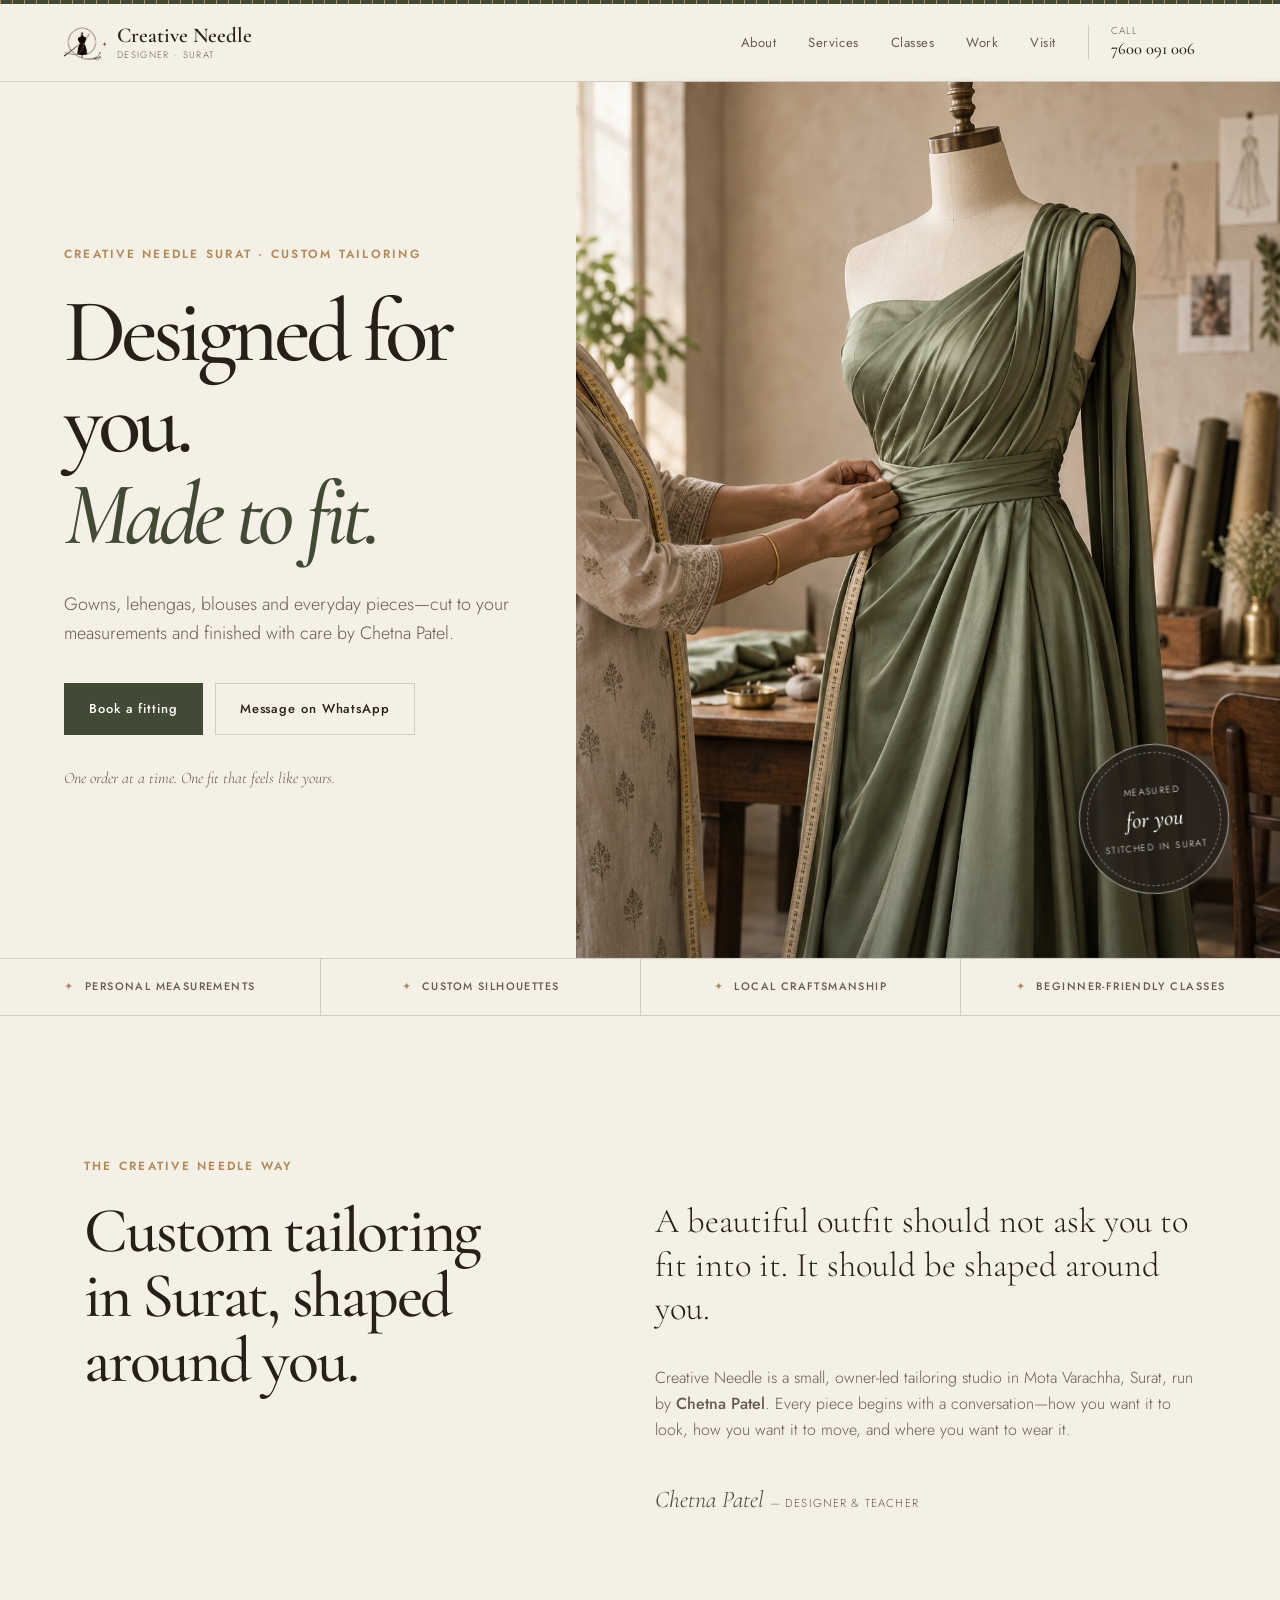
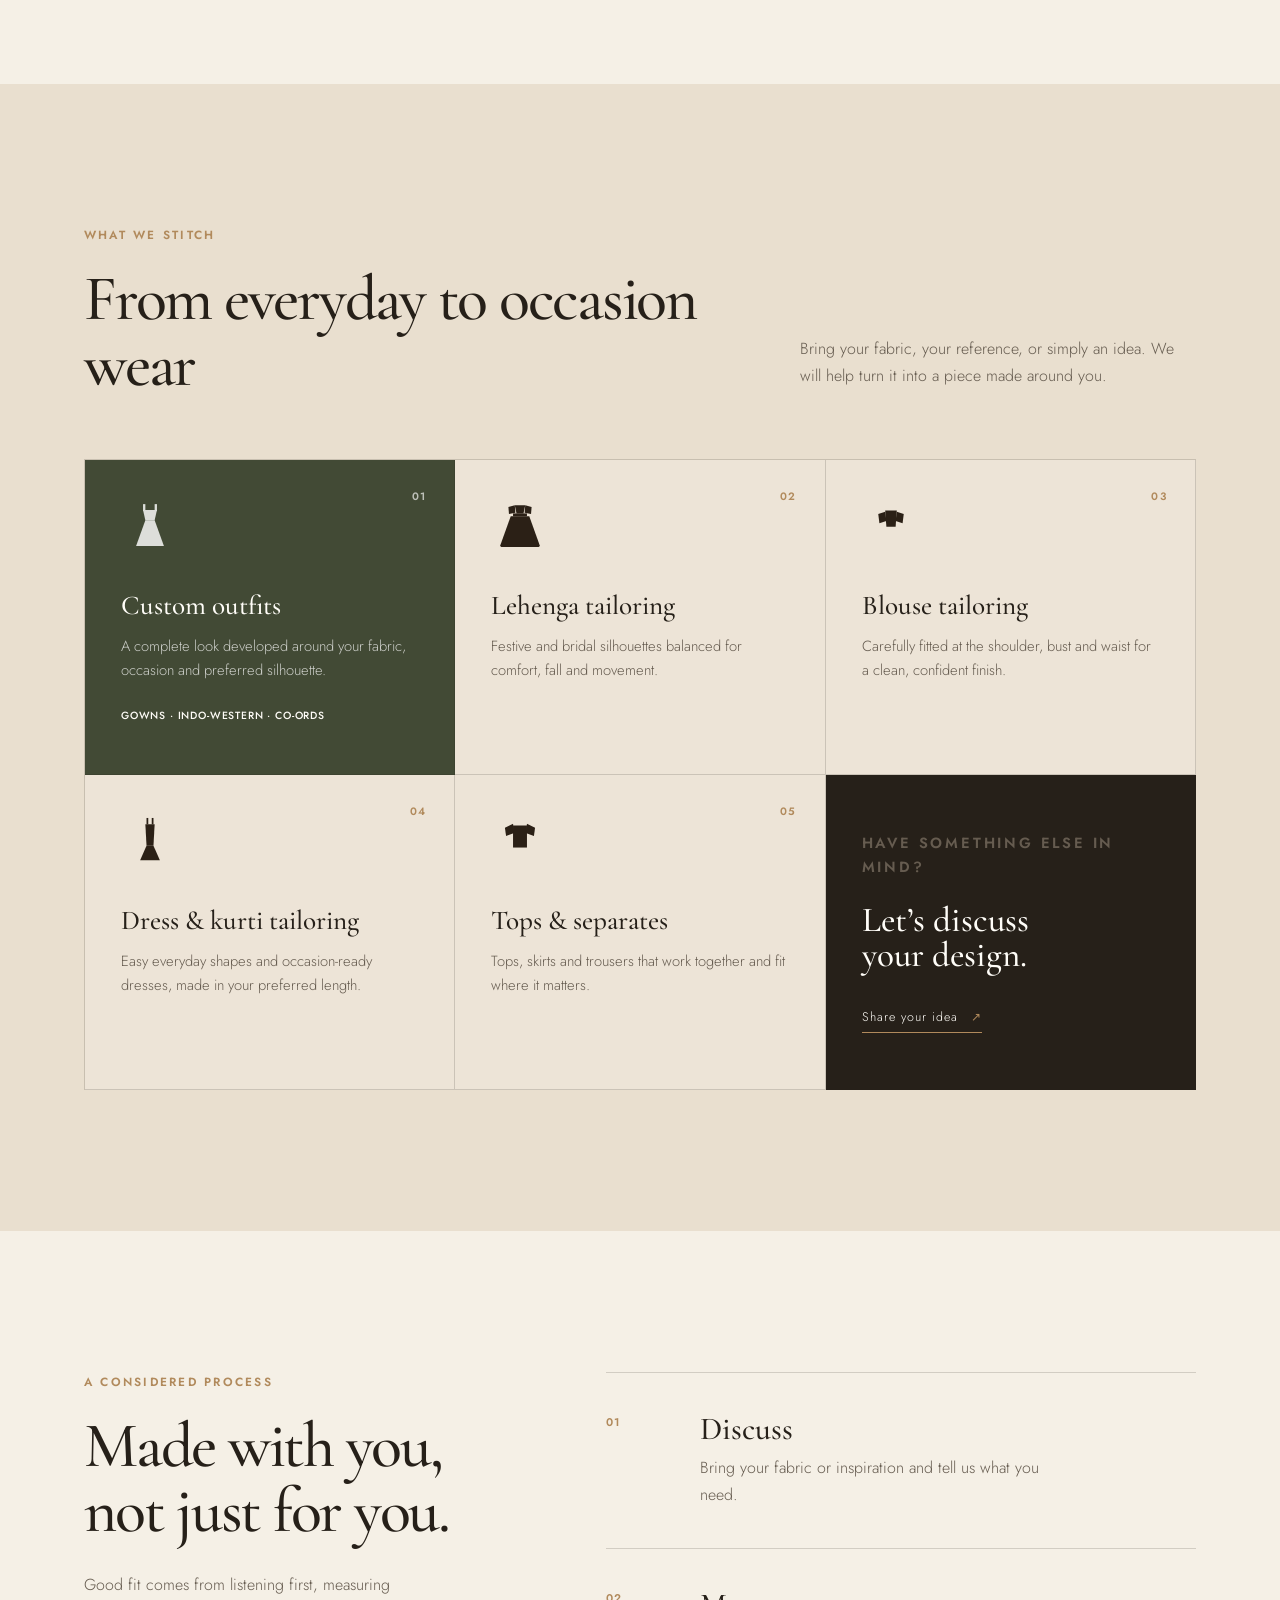
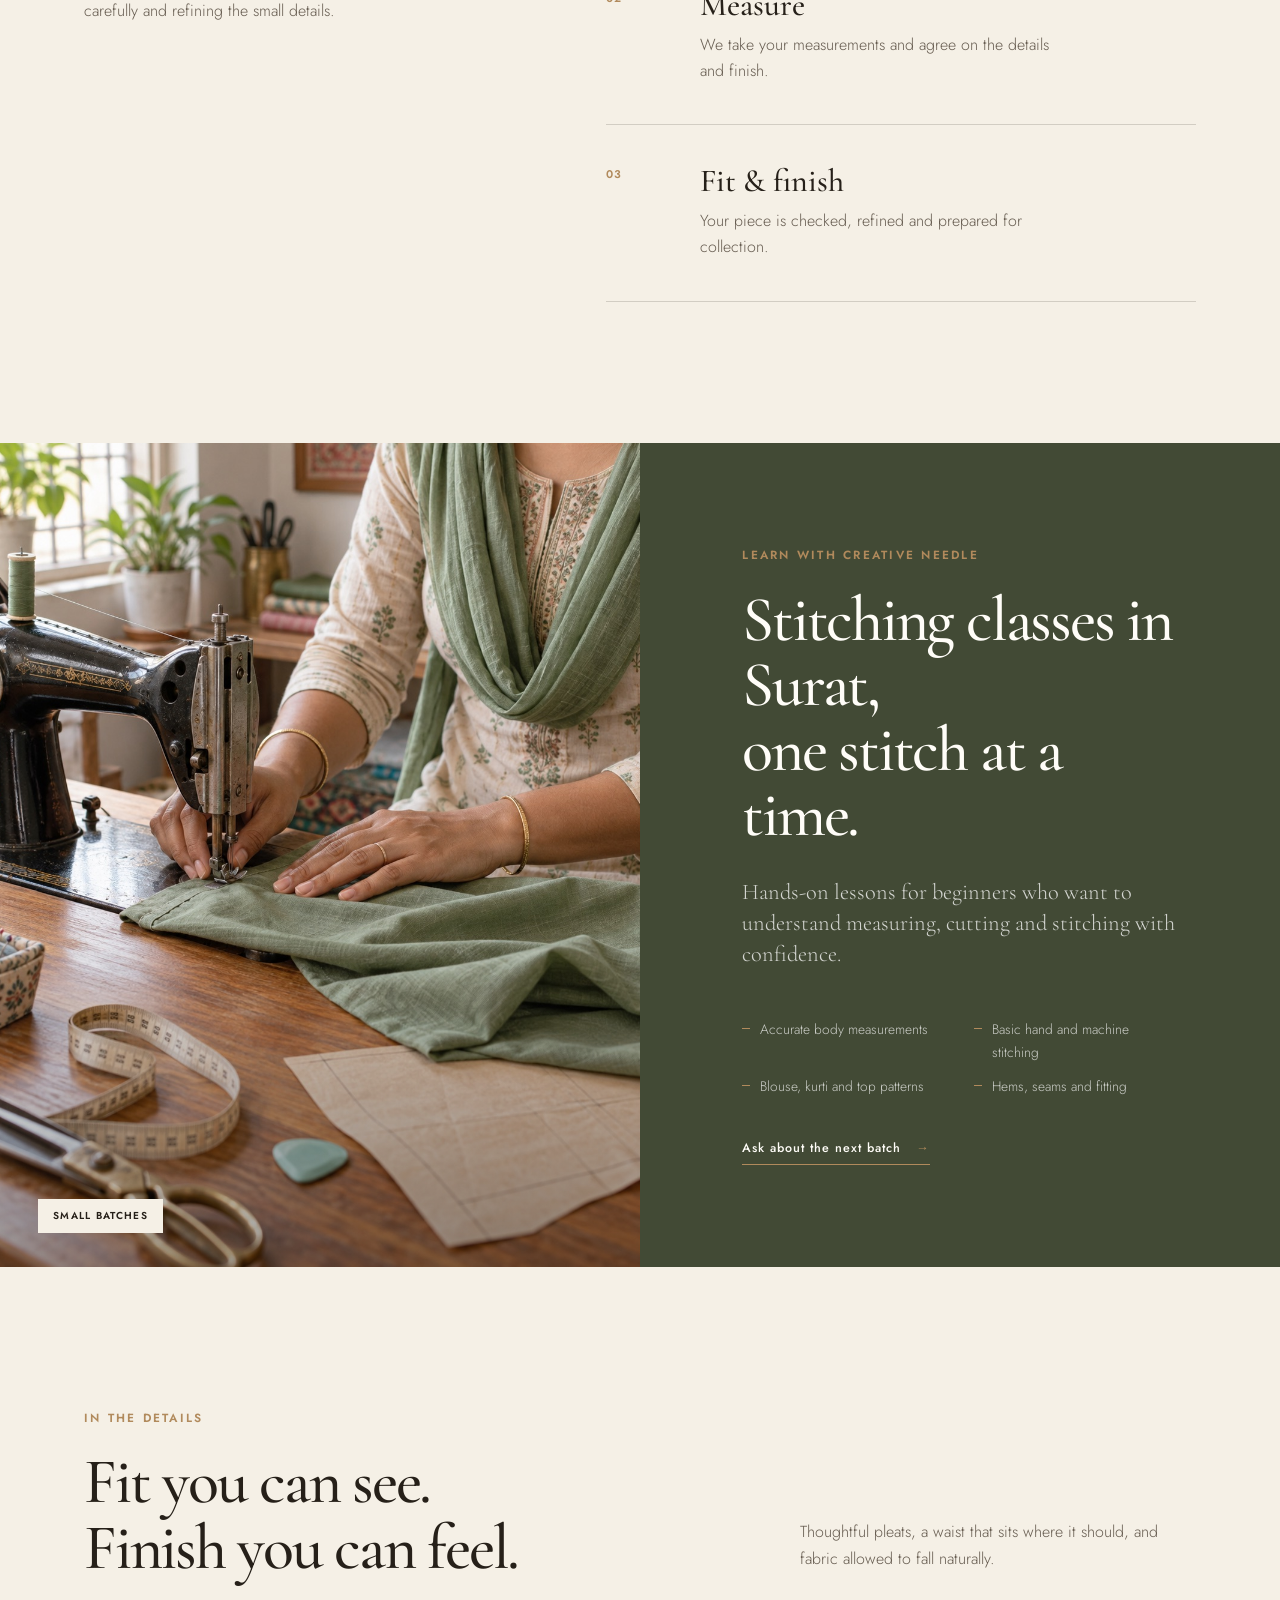
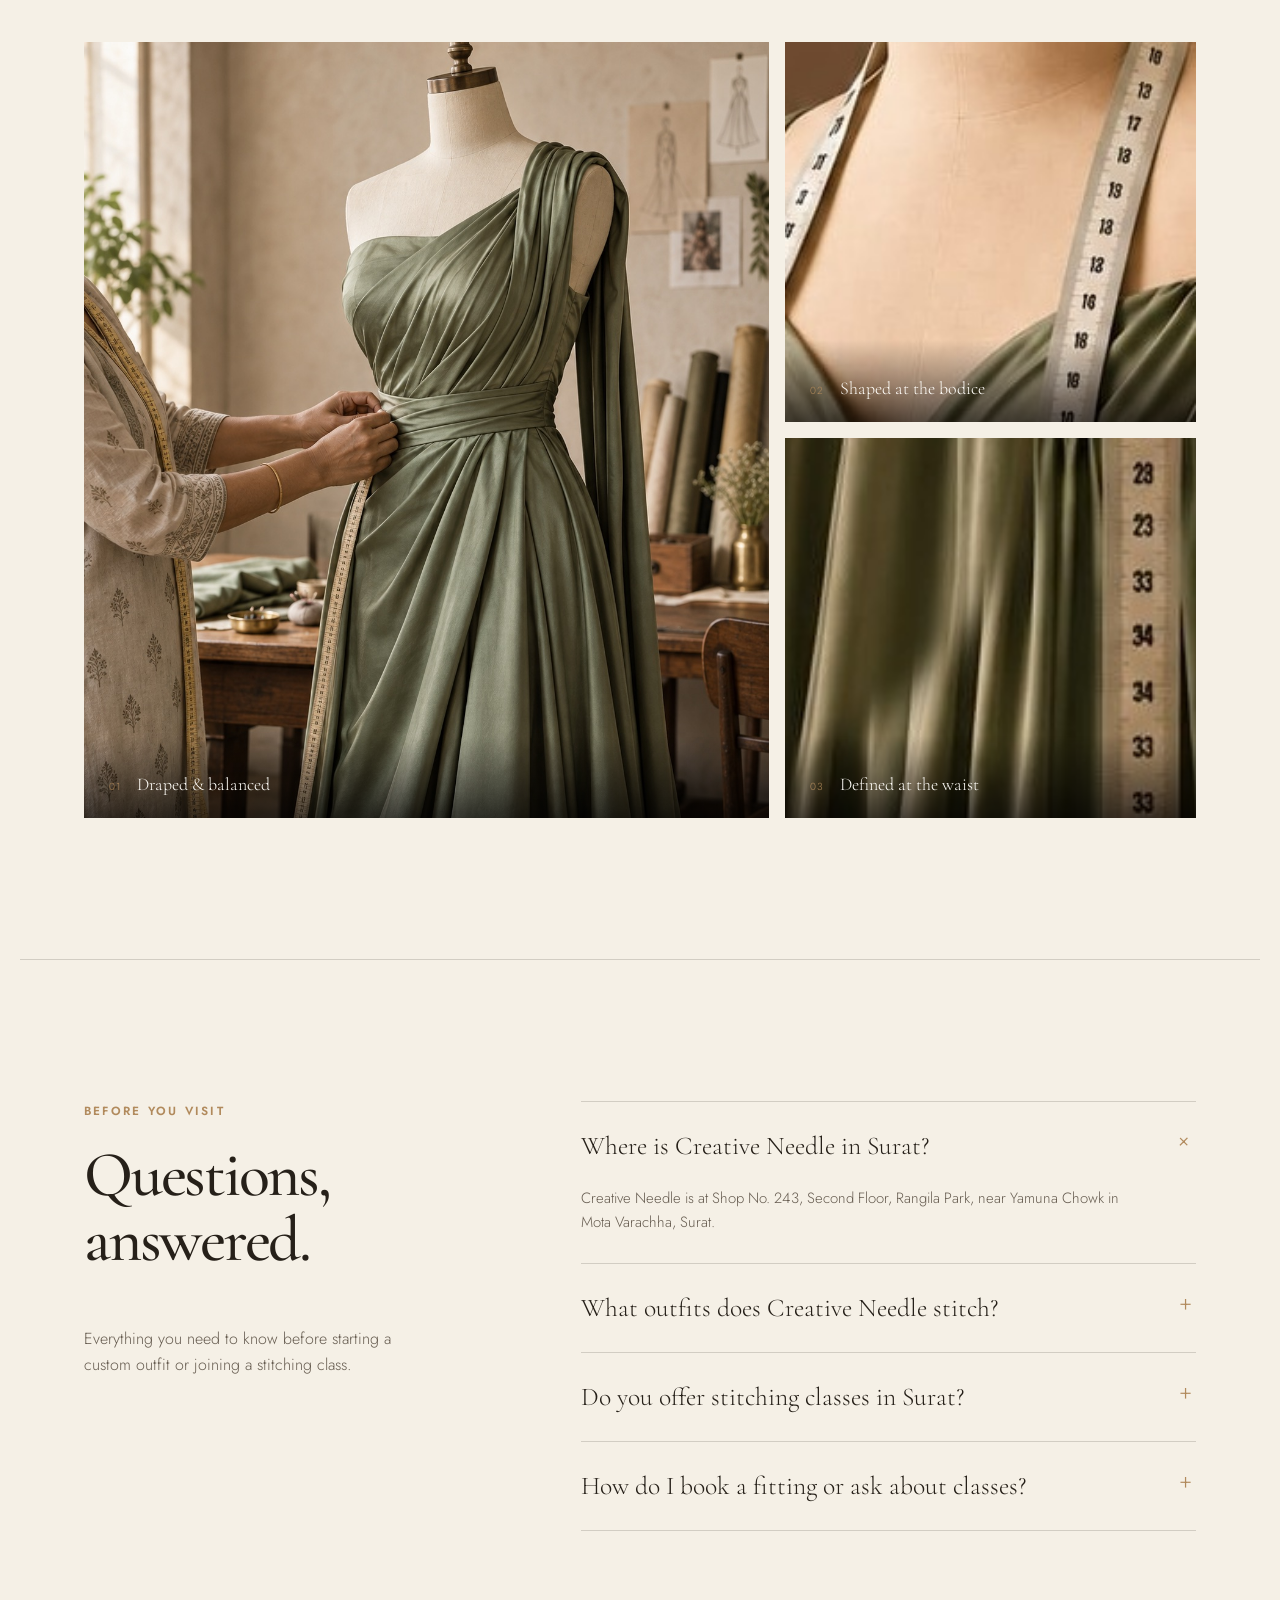
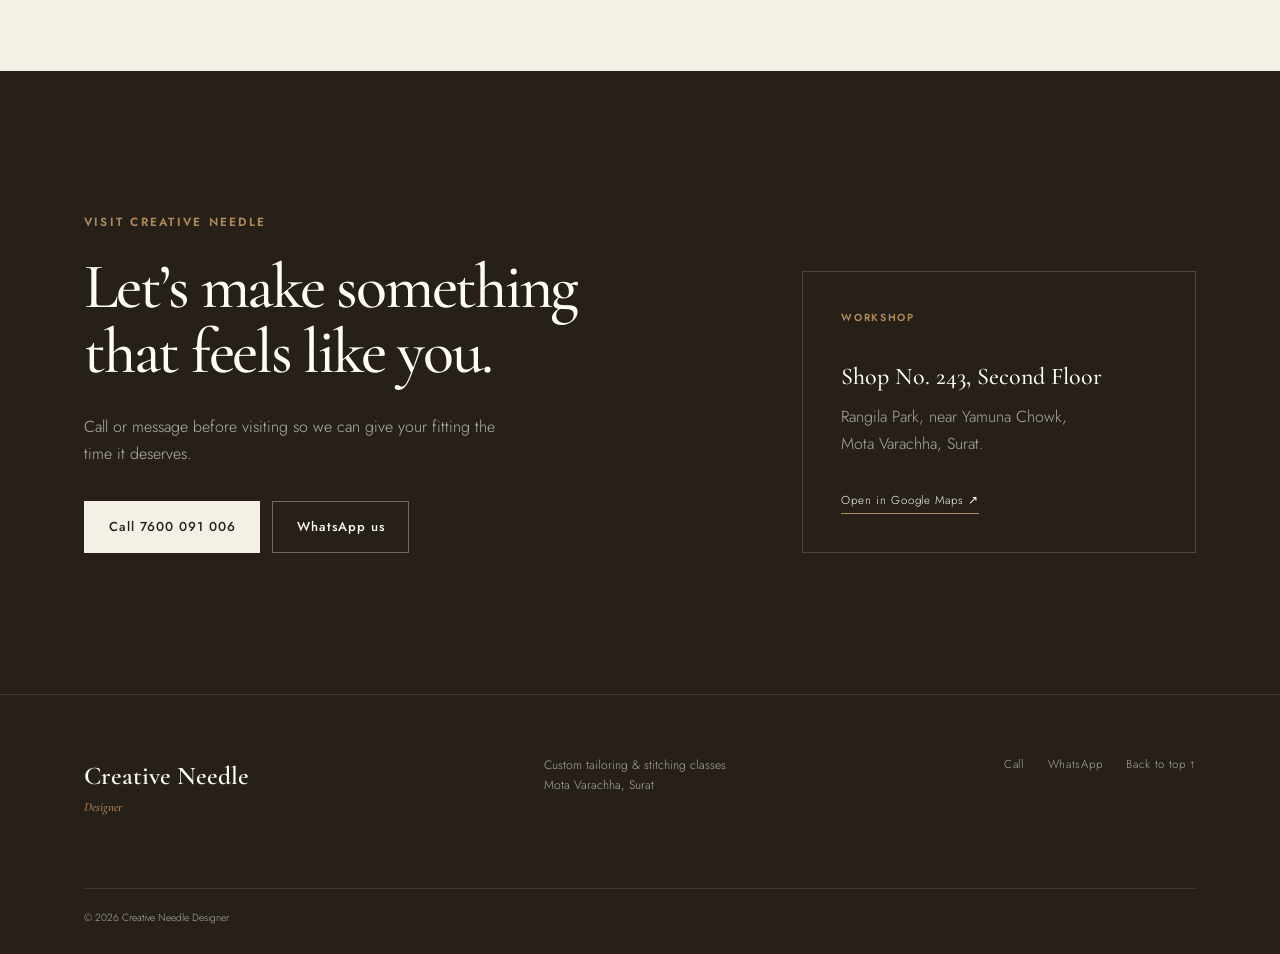
<file: index.html>
<!DOCTYPE html>
<html lang="en-IN">
<head>
  <meta charset="UTF-8">
  <meta name="viewport" content="width=device-width, initial-scale=1.0">
  <title>Creative Needle Surat | Custom Tailoring by Chetna Patel</title>
  <meta name="description" content="Creative Needle in Mota Varachha, Surat offers custom blouse, lehenga, gown, kurti and dress tailoring plus beginner stitching classes by Chetna Patel.">
  <meta name="theme-color" content="#f5f0e6">
  <meta name="robots" content="index, follow, max-image-preview:large">
  <link rel="canonical" href="https://creativeneedle.in/">
  <link rel="sitemap" type="application/xml" title="Sitemap" href="/sitemap.xml">
  <link rel="icon" href="/favicon-48.png" type="image/png" sizes="48x48">
  <link rel="icon" href="/favicon-192.png" type="image/png" sizes="192x192">
  <link rel="apple-touch-icon" href="/apple-touch-icon.png" sizes="180x180">
  <link rel="preload" href="hero-studio.jpg" as="image" type="image/jpeg">
  <link rel="preconnect" href="https://fonts.googleapis.com">
  <link rel="preconnect" href="https://fonts.gstatic.com" crossorigin>
  <link href="https://fonts.googleapis.com/css2?family=Cormorant+Garamond:ital,wght@0,500;0,600;1,500&family=Jost:wght@300;400;500;600&display=swap" rel="stylesheet">

  <meta property="og:type" content="website">
  <meta property="og:site_name" content="Creative Needle Surat">
  <meta property="og:locale" content="en_IN">
  <meta property="og:title" content="Creative Needle Surat | Custom Tailoring by Chetna Patel">
  <meta property="og:description" content="Custom blouse, lehenga, gown, kurti and dress tailoring, made to your measurements in Mota Varachha, Surat.">
  <meta property="og:url" content="https://creativeneedle.in/">
  <meta property="og:image" content="https://creativeneedle.in/hero-studio.jpg">
  <meta property="og:image:alt" content="A sage green gown being fitted in the Creative Needle tailoring studio">
  <meta name="twitter:card" content="summary_large_image">

  <link rel="stylesheet" href="style.css">
  <script type="application/ld+json">
  {
    "@context": "https://schema.org",
    "@graph": [
      {
        "@type": "WebSite",
        "@id": "https://creativeneedle.in/#website",
        "url": "https://creativeneedle.in/",
        "name": "Creative Needle Surat",
        "inLanguage": "en-IN",
        "publisher": { "@id": "https://creativeneedle.in/#business" }
      },
      {
        "@type": "LocalBusiness",
        "@id": "https://creativeneedle.in/#business",
        "name": "Creative Needle Designer",
        "alternateName": "Creative Needle Surat",
        "url": "https://creativeneedle.in/",
        "logo": "https://creativeneedle.in/logo-mark.png",
        "image": "https://creativeneedle.in/hero-studio.jpg",
        "telephone": "+91-76000-91006",
        "founder": { "@type": "Person", "name": "Chetna Patel" },
        "description": "Custom tailoring and beginner stitching classes in Mota Varachha, Surat.",
        "areaServed": { "@type": "City", "name": "Surat" },
        "address": {
          "@type": "PostalAddress",
          "streetAddress": "Shop No. 243, Second Floor, Rangila Park, near Yamuna Chowk, Mota Varachha",
          "addressLocality": "Surat",
          "addressRegion": "Gujarat",
          "addressCountry": "IN"
        },
        "hasOfferCatalog": {
          "@type": "OfferCatalog",
          "name": "Tailoring services and classes",
          "itemListElement": [
            { "@type": "Offer", "itemOffered": { "@type": "Service", "name": "Custom blouse tailoring" } },
            { "@type": "Offer", "itemOffered": { "@type": "Service", "name": "Custom lehenga and gown tailoring" } },
            { "@type": "Offer", "itemOffered": { "@type": "Service", "name": "Kurti, dress and trouser tailoring" } },
            { "@type": "Offer", "itemOffered": { "@type": "Service", "name": "Beginner stitching classes" } }
          ]
        }
      }
    ]
  }
  </script>
</head>
<body>
  <a class="skip-link" href="#main-content">Skip to content</a>
  <div class="tape-rule" aria-hidden="true"></div>

  <header class="site-header">
    <a href="#top" class="brand" aria-label="Creative Needle Designer, home">
      <img src="logo-mark.png" alt="" class="brand-mark" width="42" height="40">
      <span class="brand-copy">
        <span class="brand-name">Creative Needle</span>
        <span class="brand-note">Designer · Surat</span>
      </span>
    </a>

    <nav class="site-nav" id="site-nav" aria-label="Primary navigation">
      <a href="#about">About</a>
      <a href="#services">Services</a>
      <a href="#classes">Classes</a>
      <a href="#work">Work</a>
      <a href="#contact">Visit</a>
      <div class="mobile-nav-footer">
        <p>Ready to discuss your outfit?</p>
        <a href="tel:+917600091006">Call&nbsp;7600&nbsp;091&nbsp;006</a>
        <a href="https://wa.me/917600091006?text=Hello%20Creative%20Needle%2C%20I%27d%20like%20to%20book%20a%20fitting." target="_blank" rel="noopener">WhatsApp <span aria-hidden="true">↗</span></a>
      </div>
    </nav>

    <a href="tel:+917600091006" class="header-cta" aria-label="Call Creative Needle at 7600 091 006">
      <span>Call</span>
      <strong>7600&nbsp;091&nbsp;006</strong>
    </a>

    <button class="nav-toggle" type="button" aria-label="Open navigation" aria-controls="site-nav" aria-expanded="false">
      <span class="nav-toggle-label">Menu</span>
      <span class="nav-toggle-lines" aria-hidden="true"><i></i><i></i><i></i></span>
    </button>
  </header>

  <main id="main-content">
    <section class="hero" id="top">
      <div class="hero-copy">
        <p class="eyebrow">Creative Needle Surat · Custom tailoring</p>
        <h1>Designed for you.<br><em>Made to fit.</em></h1>
        <p class="hero-lede">Gowns, lehengas, blouses and everyday pieces—cut to your measurements and finished with care by Chetna Patel.</p>
        <div class="hero-actions">
          <a href="tel:+917600091006" class="btn btn-primary">Book&nbsp;a&nbsp;fitting</a>
          <a href="https://wa.me/917600091006?text=Hello%20Creative%20Needle%2C%20I%27d%20like%20to%20book%20a%20fitting." class="btn btn-secondary" target="_blank" rel="noopener">Message on WhatsApp</a>
        </div>
        <p class="hero-note">One order at a time. One fit that feels like yours.</p>
      </div>

      <div class="hero-visual">
        <img src="hero-studio.jpg" alt="A tailor fitting a sage green gown on a dress form in a warm, minimal studio" width="1122" height="1402">
        <div class="hero-seal" aria-hidden="true">
          <span>Measured</span>
          <strong>for you</strong>
          <span>Stitched in Surat</span>
        </div>
      </div>
    </section>

    <ul class="trust-strip" aria-label="Creative Needle highlights">
      <li>Personal measurements</li>
      <li>Custom silhouettes</li>
      <li>Local craftsmanship</li>
      <li>Beginner-friendly classes</li>
    </ul>

    <section class="story section" id="about">
      <div class="story-heading" data-reveal>
        <p class="eyebrow">The Creative Needle way</p>
        <h2>Custom tailoring in Surat, shaped around you.</h2>
      </div>
      <div class="story-copy" data-reveal>
        <p class="story-lede">A beautiful outfit should not ask you to fit into it. It should be shaped around you.</p>
        <p>Creative Needle is a small, owner-led tailoring studio in Mota Varachha, Surat, run by <strong>Chetna Patel</strong>. Every piece begins with a conversation—how you want it to look, how you want it to move, and where you want to wear it.</p>
        <p class="signature">Chetna Patel <span>— Designer &amp; teacher</span></p>
      </div>
    </section>

    <section class="services section" id="services">
      <div class="section-heading" data-reveal>
        <div>
          <p class="eyebrow">What we stitch</p>
          <h2>From everyday to occasion wear</h2>
        </div>
        <p>Bring your fabric, your reference, or simply an idea. We will help turn it into a piece made around you.</p>
      </div>

      <div class="service-grid">
        <article class="service-card service-card-featured" data-reveal>
          <span class="service-number">01</span>
          <img src="icon-custom-outfit.svg" alt="" class="service-icon" width="64" height="64">
          <h3>Custom outfits</h3>
          <p>A complete look developed around your fabric, occasion and preferred silhouette.</p>
          <span class="service-tags">Gowns · Indo-western · Co-ords</span>
        </article>
        <article class="service-card" data-reveal>
          <span class="service-number">02</span>
          <img src="icon-lehenga.svg" alt="" class="service-icon" width="64" height="64">
          <h3>Lehenga tailoring</h3>
          <p>Festive and bridal silhouettes balanced for comfort, fall and movement.</p>
        </article>
        <article class="service-card" data-reveal>
          <span class="service-number">03</span>
          <img src="icon-blouse.svg" alt="" class="service-icon" width="64" height="64">
          <h3>Blouse tailoring</h3>
          <p>Carefully fitted at the shoulder, bust and waist for a clean, confident finish.</p>
        </article>
        <article class="service-card" data-reveal>
          <span class="service-number">04</span>
          <img src="icon-dresses.svg" alt="" class="service-icon" width="64" height="64">
          <h3>Dress &amp; kurti tailoring</h3>
          <p>Easy everyday shapes and occasion-ready dresses, made in your preferred length.</p>
        </article>
        <article class="service-card" data-reveal>
          <span class="service-number">05</span>
          <img src="icon-tops.svg" alt="" class="service-icon" width="64" height="64">
          <h3>Tops &amp; separates</h3>
          <p>Tops, skirts and trousers that work together and fit where it matters.</p>
        </article>
        <article class="service-card service-card-cta" data-reveal>
          <p class="eyebrow">Have something else in mind?</p>
          <h3>Let’s discuss your design.</h3>
          <a href="https://wa.me/917600091006?text=Hello%20Creative%20Needle%2C%20I%20have%20a%20design%20I%27d%20like%20to%20discuss." target="_blank" rel="noopener">Share your idea <span aria-hidden="true">↗</span></a>
        </article>
      </div>
    </section>

    <section class="process section" aria-labelledby="process-title">
      <div class="process-intro" data-reveal>
        <p class="eyebrow">A considered process</p>
        <h2 id="process-title">Made with you,<br>not just for you.</h2>
        <p>Good fit comes from listening first, measuring carefully and refining the small details.</p>
      </div>
      <ol class="process-list">
        <li data-reveal><span>01</span><div><h3>Discuss</h3><p>Bring your fabric or inspiration and tell us what you need.</p></div></li>
        <li data-reveal><span>02</span><div><h3>Measure</h3><p>We take your measurements and agree on the details and finish.</p></div></li>
        <li data-reveal><span>03</span><div><h3>Fit &amp; finish</h3><p>Your piece is checked, refined and prepared for collection.</p></div></li>
      </ol>
    </section>

    <section class="classes" id="classes">
      <div class="classes-image" data-reveal>
        <img src="classes-studio.jpg" alt="A stitching student guiding sage green fabric through a sewing machine" loading="lazy" width="1122" height="1402">
        <span>Small batches</span>
      </div>
      <div class="classes-copy" data-reveal>
        <p class="eyebrow">Learn with Creative Needle</p>
        <h2>Stitching classes in Surat,<br>one stitch at a time.</h2>
        <p class="classes-lede">Hands-on lessons for beginners who want to understand measuring, cutting and stitching with confidence.</p>
        <ul>
          <li>Accurate body measurements</li>
          <li>Basic hand and machine stitching</li>
          <li>Blouse, kurti and top patterns</li>
          <li>Hems, seams and fitting</li>
        </ul>
        <a href="tel:+917600091006" class="text-link">Ask&nbsp;about&nbsp;the&nbsp;next&nbsp;batch <span aria-hidden="true">→</span></a>
      </div>
    </section>

    <section class="work section" id="work">
      <div class="section-heading" data-reveal>
        <div>
          <p class="eyebrow">In the details</p>
          <h2>Fit you can see.<br>Finish you can feel.</h2>
        </div>
        <p>Thoughtful pleats, a waist that sits where it should, and fabric allowed to fall naturally.</p>
      </div>
      <div class="work-grid">
        <figure class="work-main" data-reveal>
          <img src="hero-studio.jpg" alt="Sage green draped gown being fitted on a tailor's mannequin" loading="lazy" width="1122" height="1402">
          <figcaption><span>01</span> Draped &amp; balanced</figcaption>
        </figure>
        <figure data-reveal>
          <img src="gallery-detail.jpg" alt="Close detail of the pleated gown bodice" loading="lazy" width="230" height="340">
          <figcaption><span>02</span> Shaped at the bodice</figcaption>
        </figure>
        <figure data-reveal>
          <img src="gallery-waist.jpg" alt="Close detail of the gathered gown waist" loading="lazy" width="280" height="160">
          <figcaption><span>03</span> Defined at the waist</figcaption>
        </figure>
      </div>
    </section>

    <section class="faq section" id="faq">
      <div class="faq-intro" data-reveal>
        <p class="eyebrow">Before you visit</p>
        <h2>Questions,<br>answered.</h2>
        <p>Everything you need to know before starting a custom outfit or joining a stitching class.</p>
      </div>
      <div class="faq-list" data-reveal>
        <details open>
          <summary>Where is Creative Needle in Surat?</summary>
          <p>Creative Needle is at Shop No. 243, Second Floor, Rangila Park, near Yamuna Chowk in Mota Varachha, Surat.</p>
        </details>
        <details>
          <summary>What outfits does Creative Needle stitch?</summary>
          <p>We stitch custom blouses, lehengas, gowns, dresses, kurtis, tops, skirts, trousers, co-ord sets and indo-western outfits to your measurements.</p>
        </details>
        <details>
          <summary>Do you offer stitching classes in Surat?</summary>
          <p>Yes. Chetna Patel teaches beginner-friendly stitching classes in small batches, covering measurements, cutting, machine stitching and garment finishing.</p>
        </details>
        <details>
          <summary>How do I book a fitting or ask about classes?</summary>
          <p>Call or WhatsApp Creative Needle on <a href="tel:+917600091006">7600&nbsp;091&nbsp;006</a> before visiting so we can give you the right appointment time.</p>
        </details>
      </div>
    </section>

    <section class="contact" id="contact">
      <div class="contact-copy" data-reveal>
        <p class="eyebrow">Visit Creative Needle</p>
        <h2>Let’s make something<br>that feels like you.</h2>
        <p>Call or message before visiting so we can give your fitting the time it deserves.</p>
        <div class="contact-actions">
          <a href="tel:+917600091006" class="btn btn-light">Call&nbsp;7600&nbsp;091&nbsp;006</a>
          <a href="https://wa.me/917600091006?text=Hello%20Creative%20Needle%2C%20I%27d%20like%20to%20book%20a%20fitting." class="btn btn-ghost" target="_blank" rel="noopener">WhatsApp us</a>
        </div>
      </div>
      <address class="contact-card" data-reveal>
        <span class="contact-label">Workshop</span>
        <strong>Shop No. 243, Second Floor</strong>
        <p>Rangila Park, near Yamuna Chowk,<br>Mota Varachha, Surat.</p>
        <a href="https://www.google.com/maps/search/?api=1&amp;query=Shop%20No.%20243%2C%20Rangila%20Park%2C%20near%20Yamuna%20Chowk%2C%20Mota%20Varachha%2C%20Surat" target="_blank" rel="noopener">Open in Google Maps <span aria-hidden="true">↗</span></a>
      </address>
    </section>
  </main>

  <footer class="site-footer">
    <a href="#top" class="footer-brand">Creative Needle <span>Designer</span></a>
    <p>Custom tailoring &amp; stitching classes<br>Mota Varachha, Surat</p>
    <div class="footer-links">
      <a href="tel:+917600091006">Call</a>
      <a href="https://wa.me/917600091006" target="_blank" rel="noopener">WhatsApp</a>
      <a href="#top">Back to top ↑</a>
    </div>
    <small>© 2026 Creative Needle Designer</small>
  </footer>

  <a class="floating-whatsapp" href="https://wa.me/917600091006?text=Hello%20Creative%20Needle%2C%20I%27d%20like%20to%20book%20a%20fitting." target="_blank" rel="noopener" aria-label="Message Creative Needle on WhatsApp">
    <svg viewBox="0 0 24 24" aria-hidden="true"><path d="M20.5 3.5A11.8 11.8 0 0 0 12.1 0C5.6 0 .3 5.3.3 11.8c0 2.1.6 4.1 1.6 5.9L.2 24l6.4-1.7c1.7.9 3.6 1.4 5.5 1.4 6.5 0 11.8-5.3 11.8-11.8 0-3.2-1.2-6.1-3.4-8.4Zm-8.4 18.2c-1.7 0-3.4-.5-4.9-1.3l-.4-.2-3.8 1 1-3.7-.2-.4a9.8 9.8 0 1 1 8.3 4.6Zm5.4-7.3c-.3-.1-1.7-.8-2-1-.3-.1-.5-.1-.7.2l-.9 1.1c-.2.2-.3.2-.6.1-1.7-.8-2.8-1.5-3.9-3.4-.3-.5.3-.5.8-1.6.1-.2.1-.4 0-.6l-.9-2.2c-.2-.6-.5-.5-.7-.5h-.6c-.2 0-.6.1-.9.4-.3.3-1.2 1.2-1.2 2.9s1.2 3.3 1.4 3.5c.2.2 2.4 3.7 5.9 5.2 2.2.9 3.1 1 4.2.8.7-.1 1.7-.7 2-1.4.2-.7.2-1.3.2-1.4-.1-.1-.3-.2-.6-.3Z"/></svg>
  </a>

  <script src="script.js"></script>
</body>
</html>
</file>
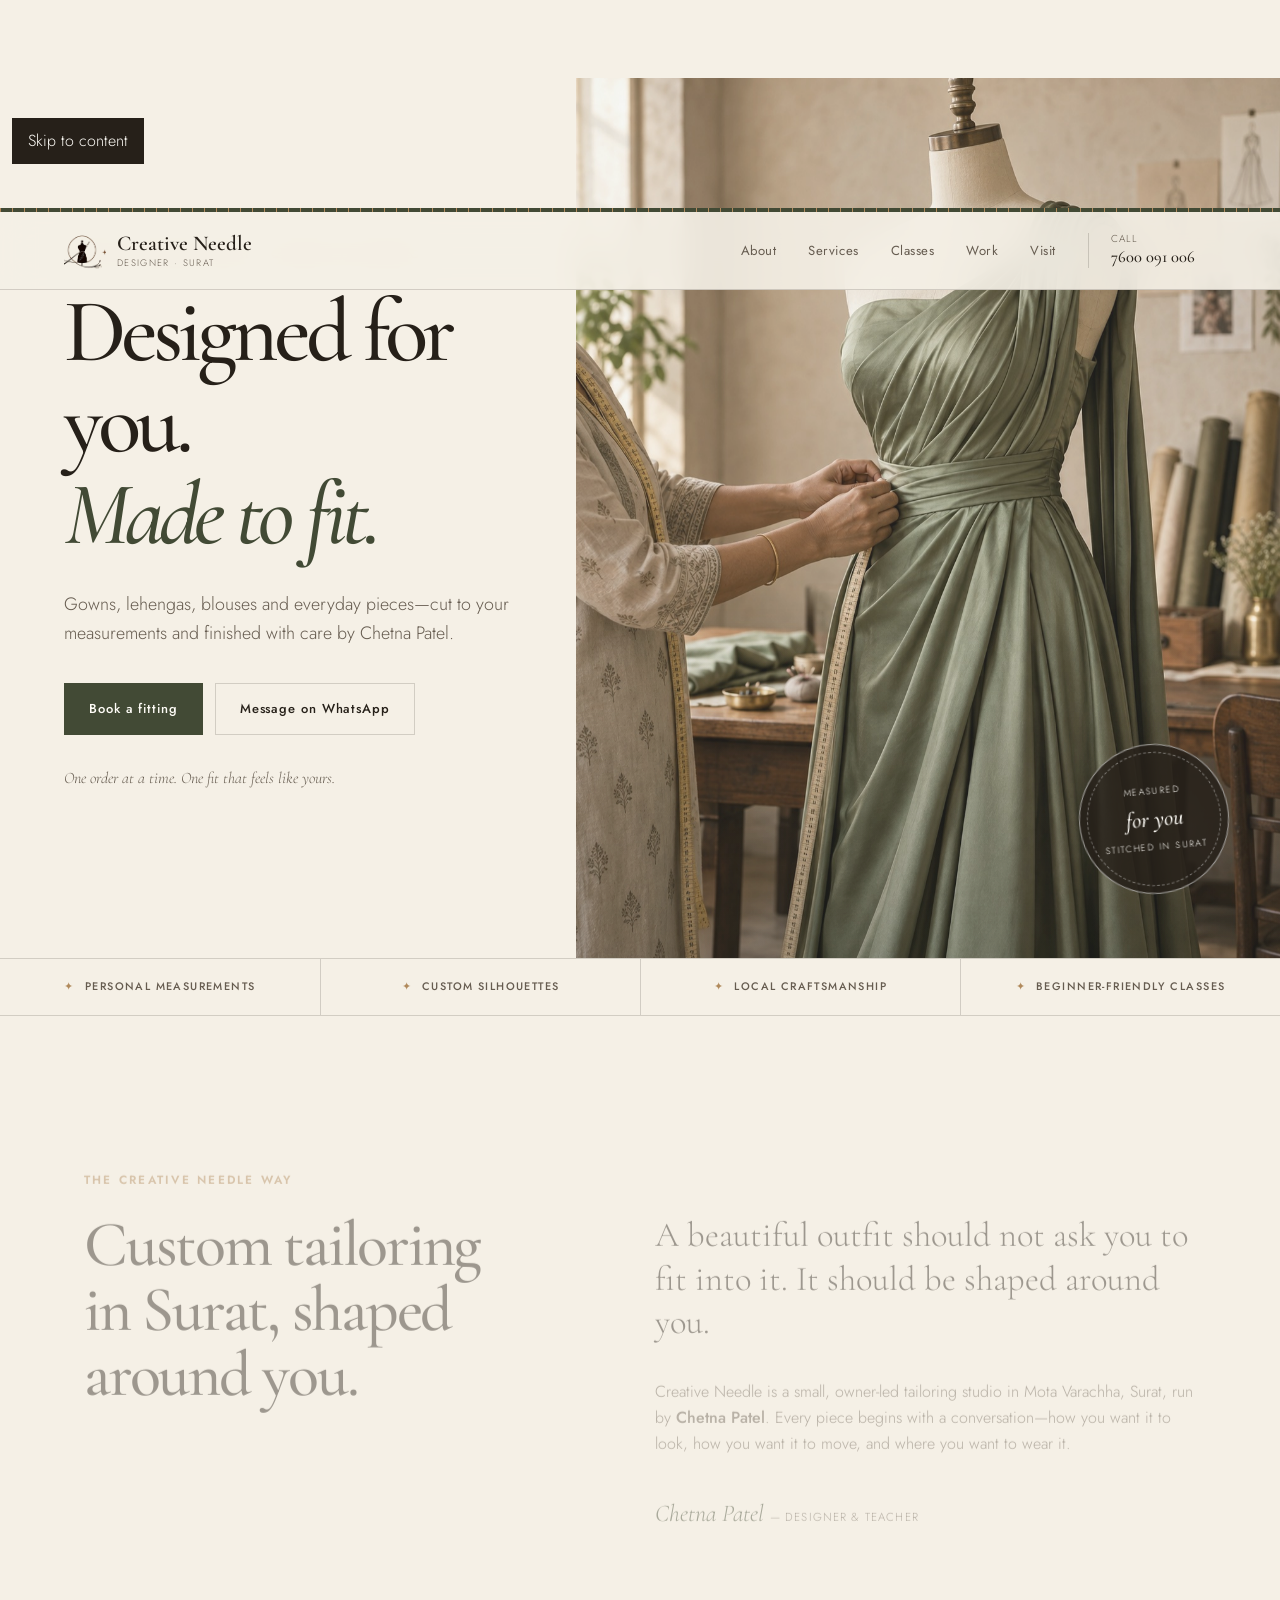
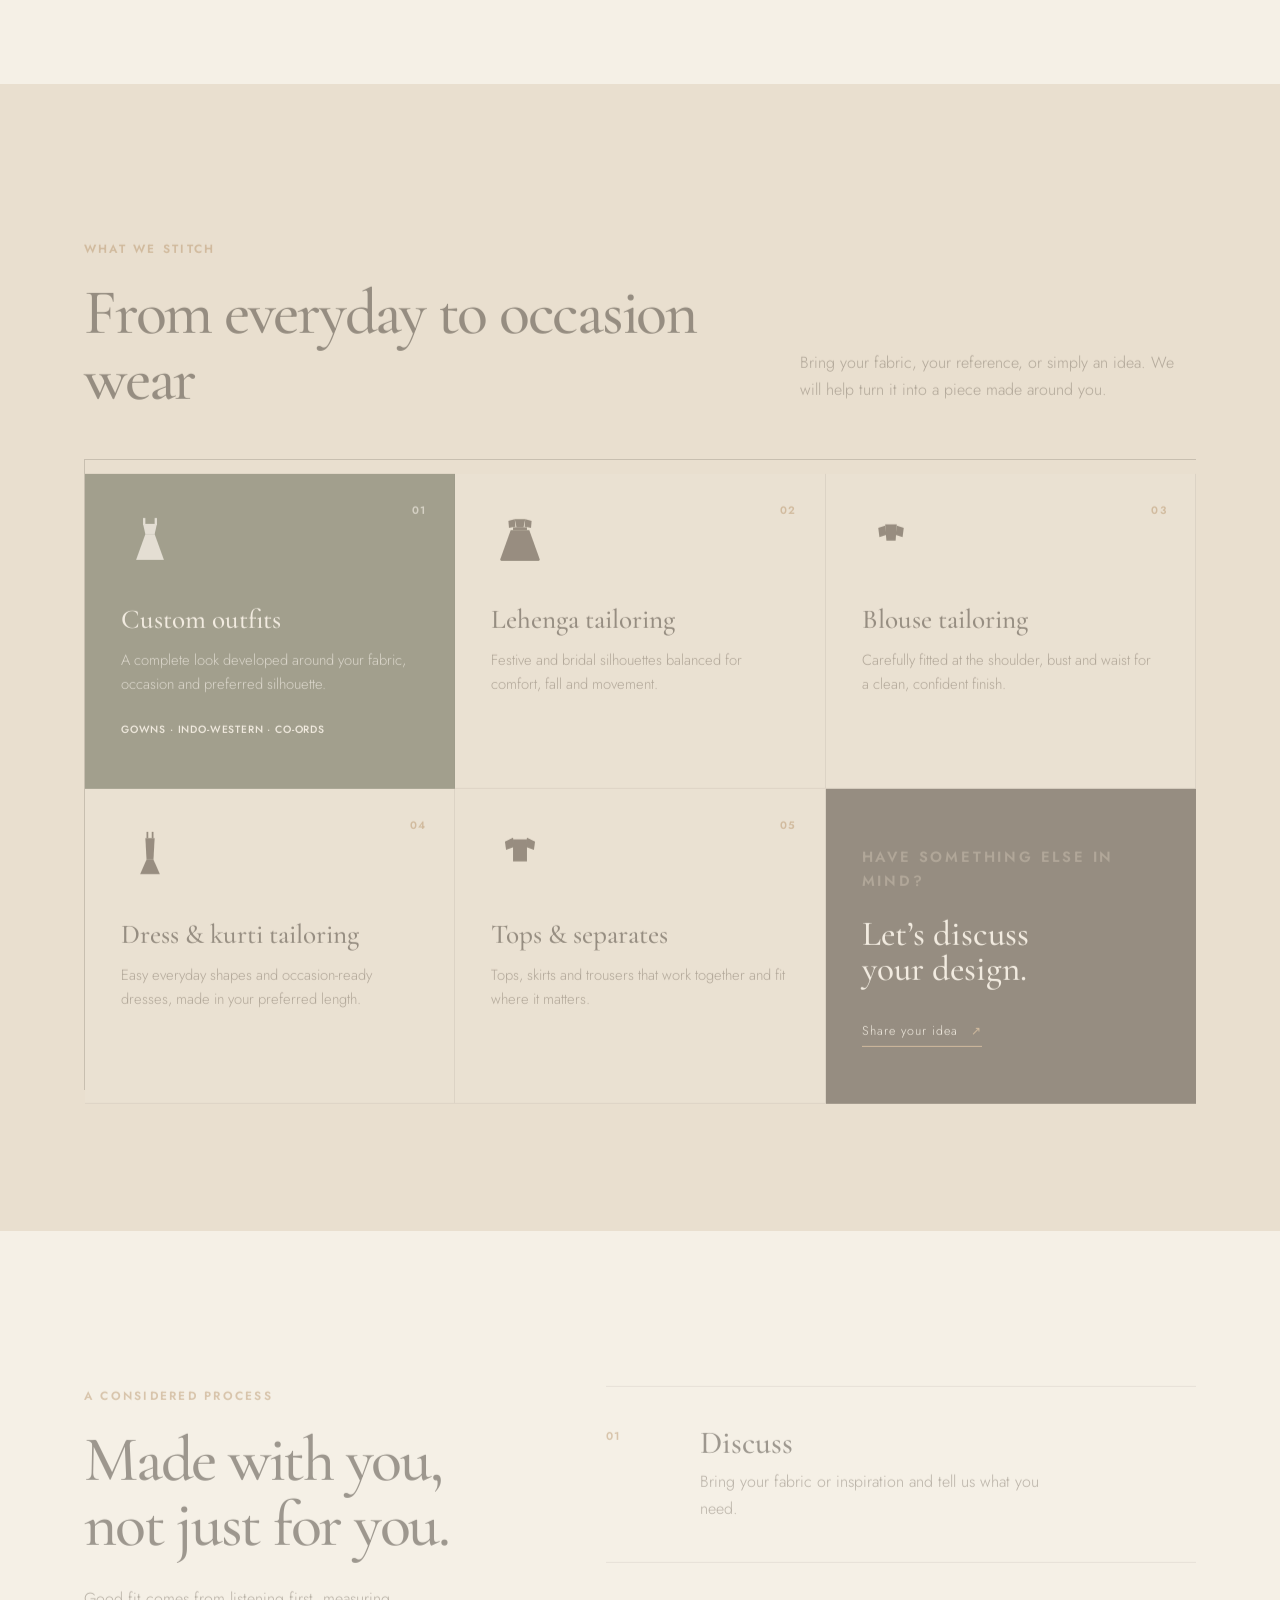
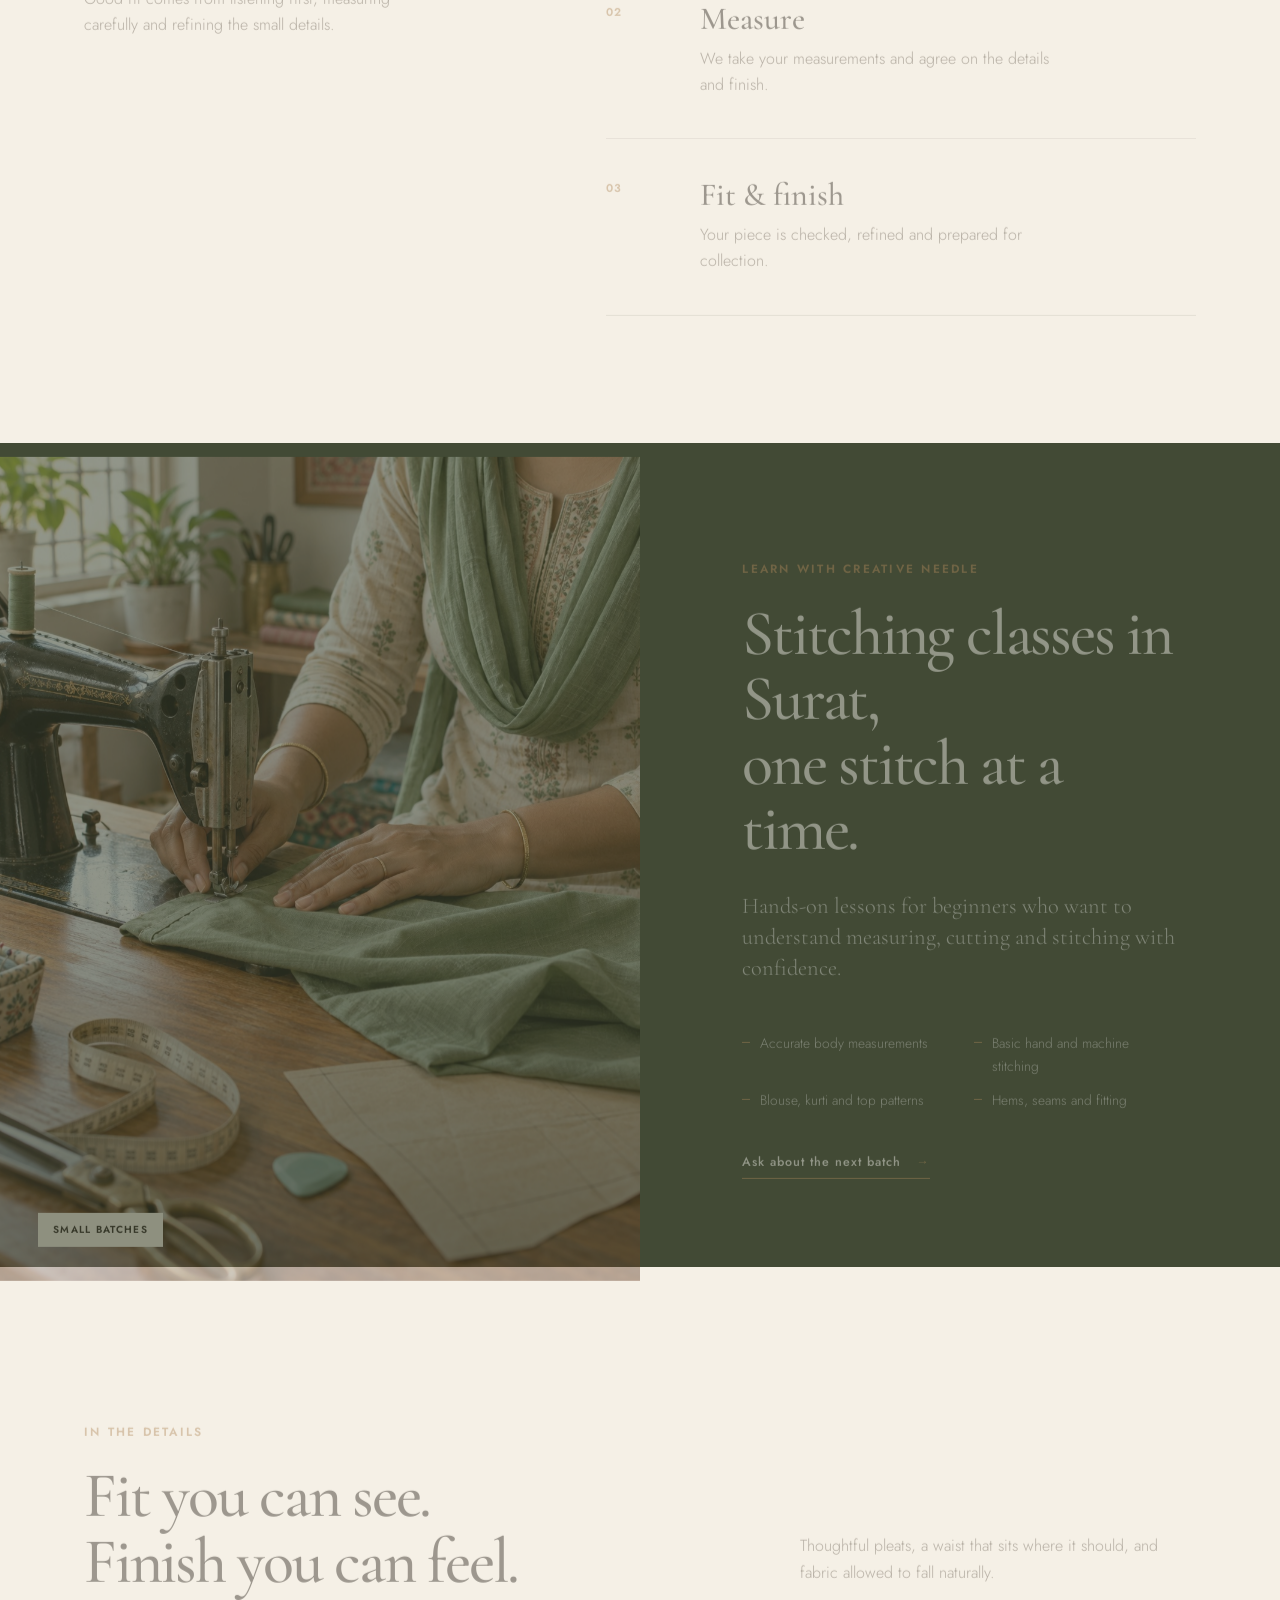
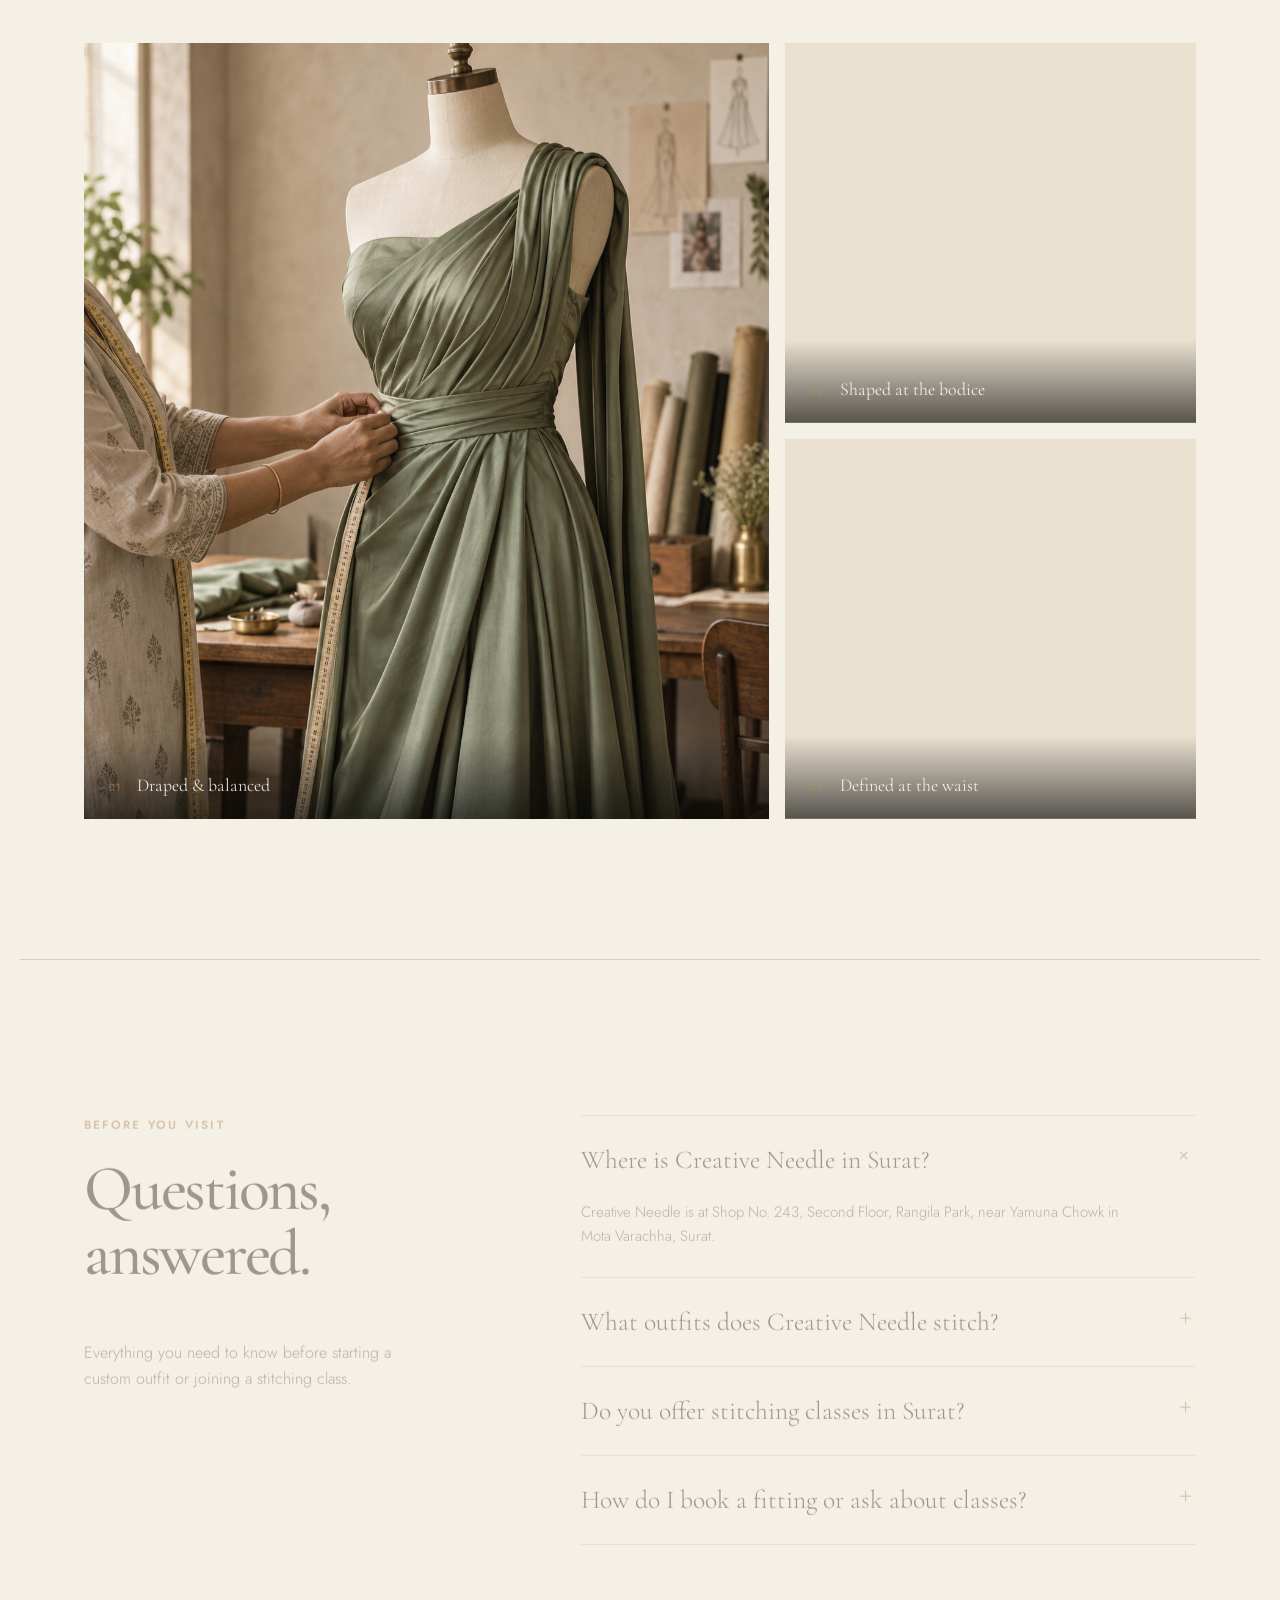
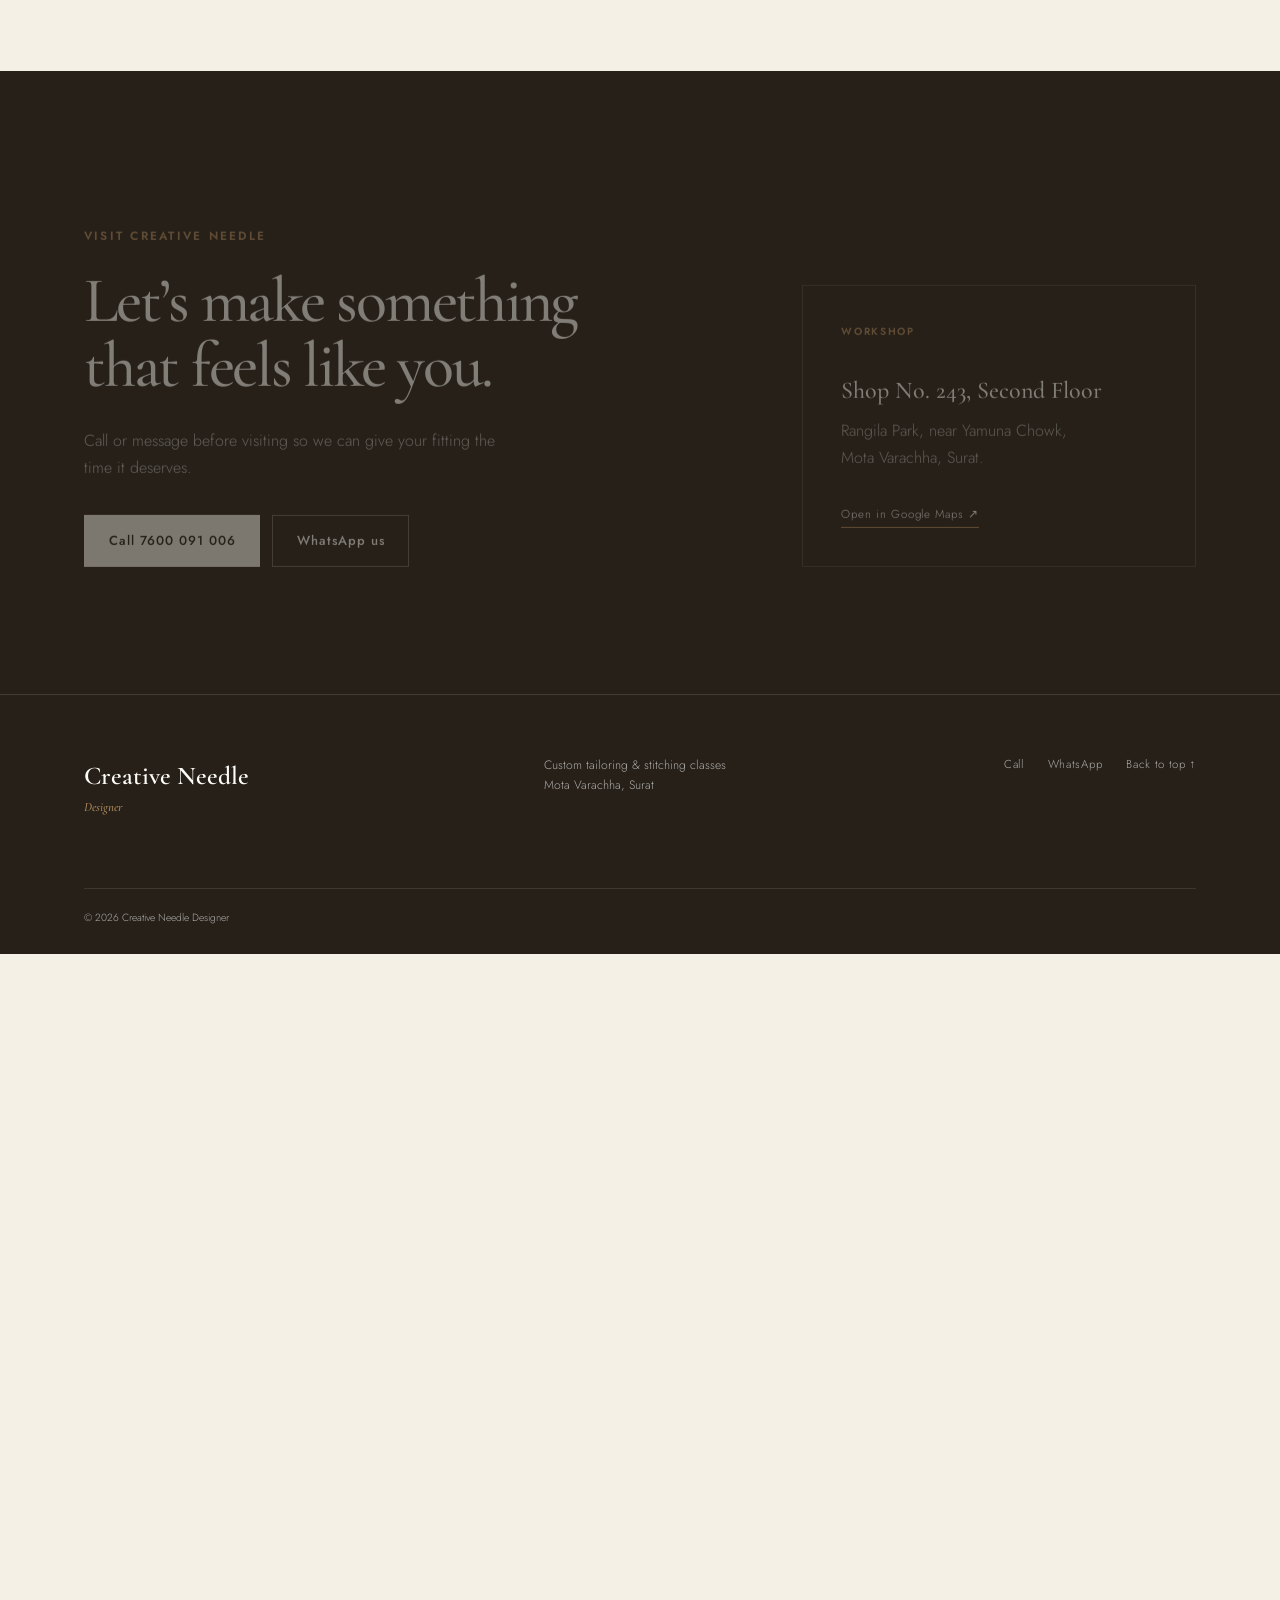
<file: about.html>
<!DOCTYPE html>
<html lang="en">
<head>
  <meta charset="UTF-8">
  <meta name="viewport" content="width=device-width, initial-scale=1.0">
  <title>About | Creative Needle Designer</title>
  <meta name="robots" content="noindex">
  <meta http-equiv="refresh" content="0; url=./#about">
  <link rel="canonical" href="https://creativeneedle.in/#about">
</head>
<body>
  <p>Continue to <a href="./#about">About Creative Needle Designer</a>.</p>
</body>
</html>
</file>
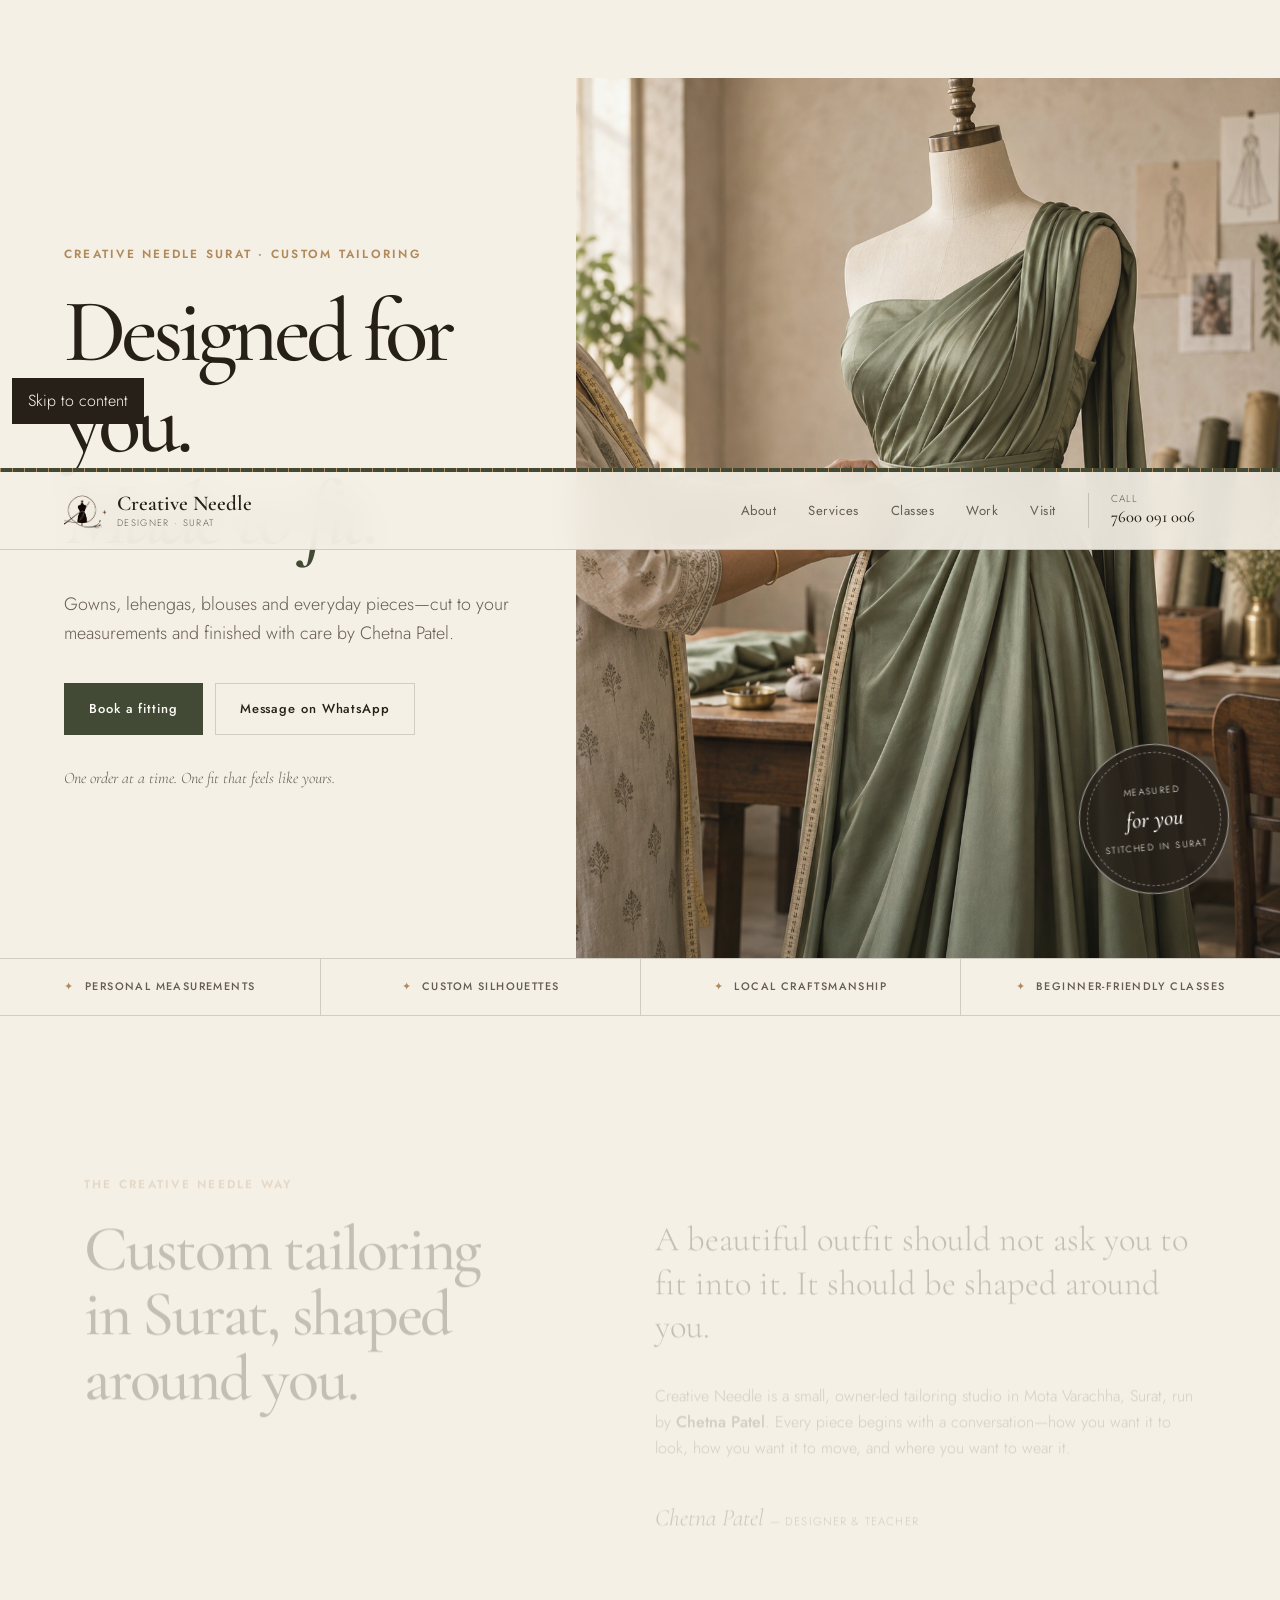
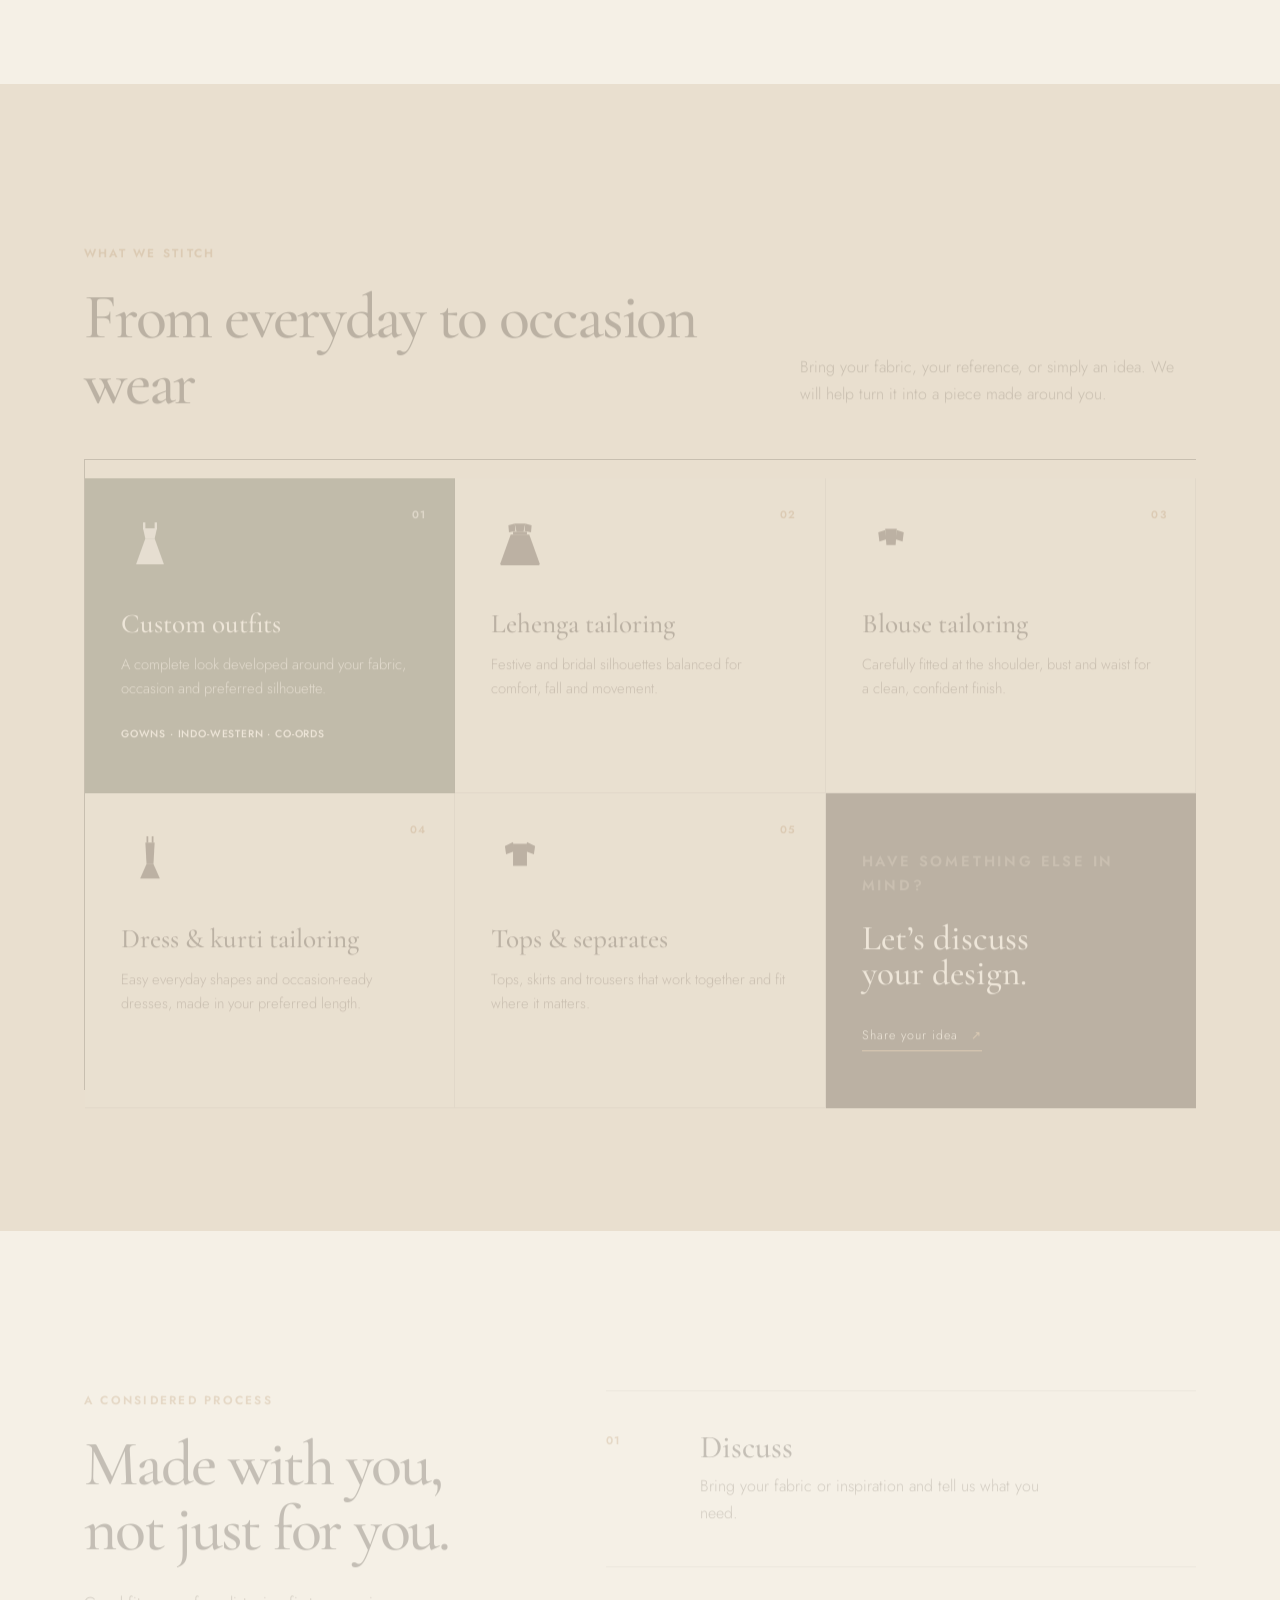
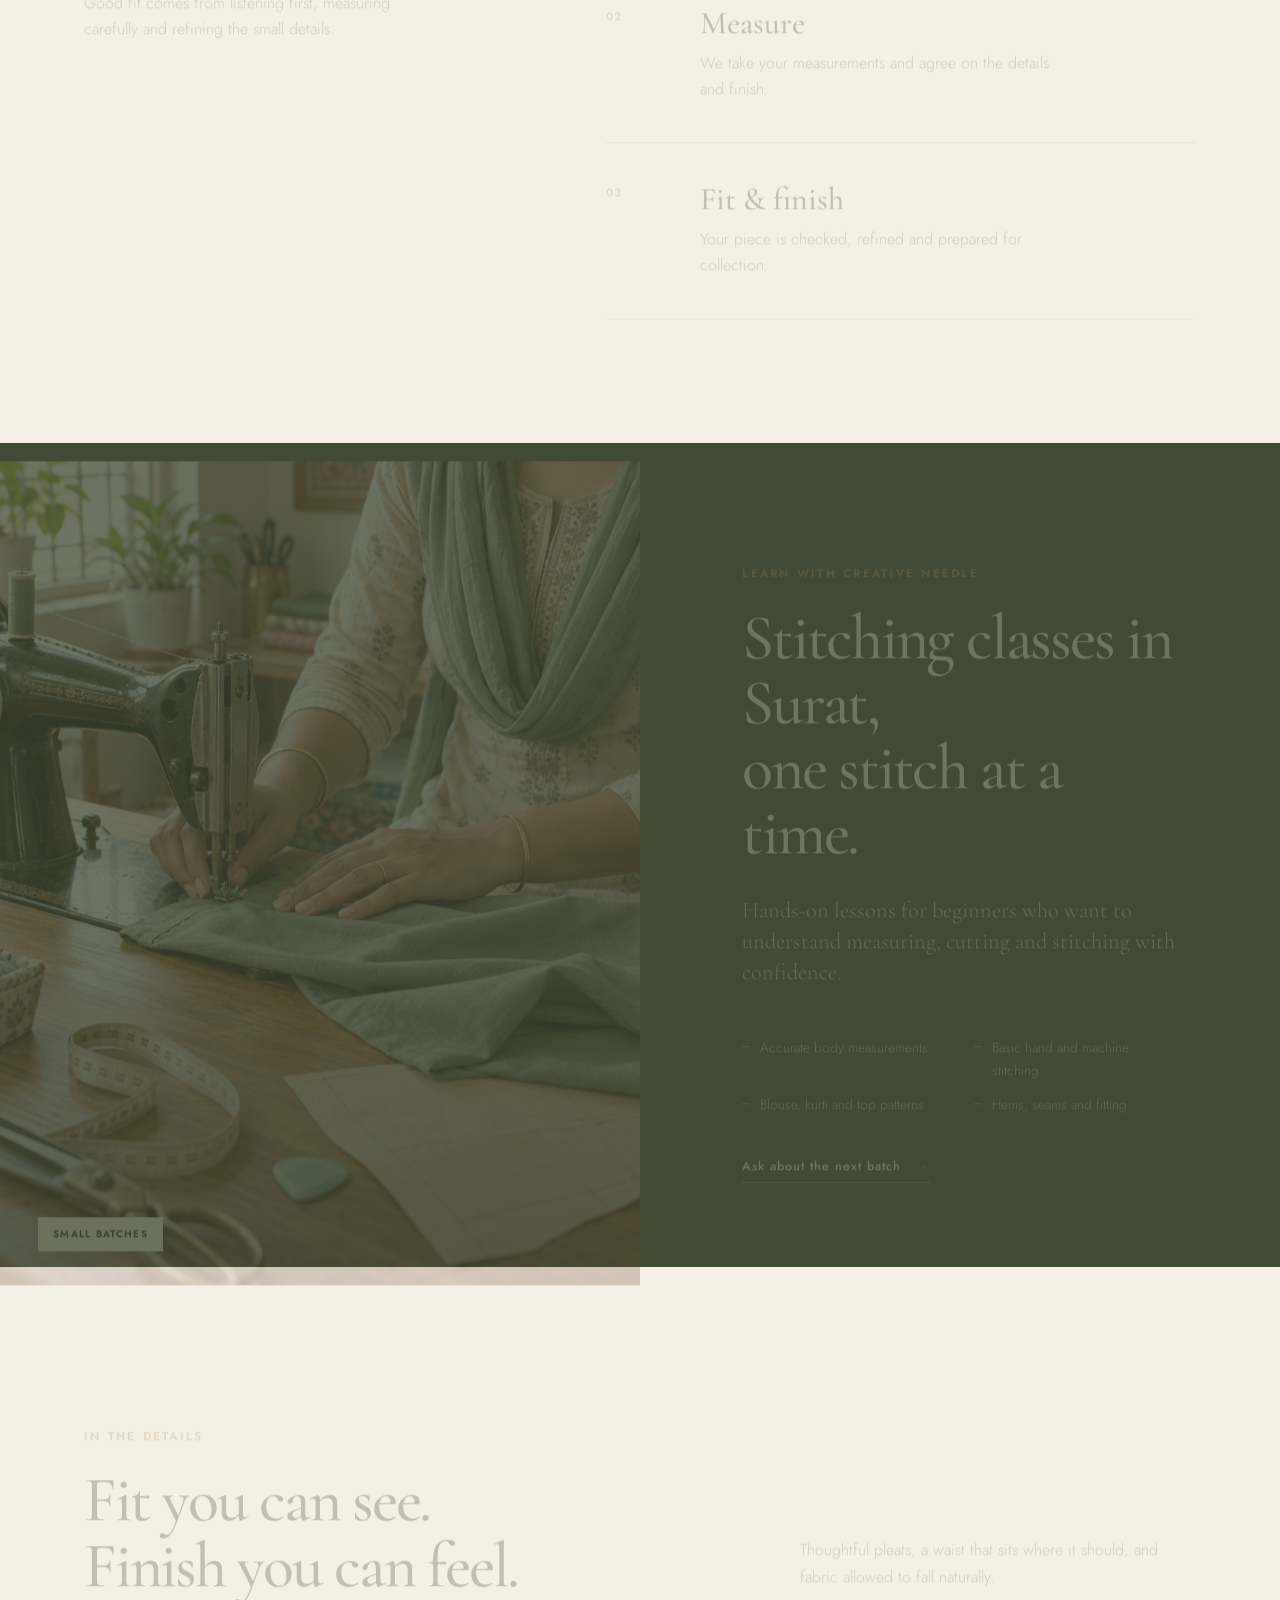
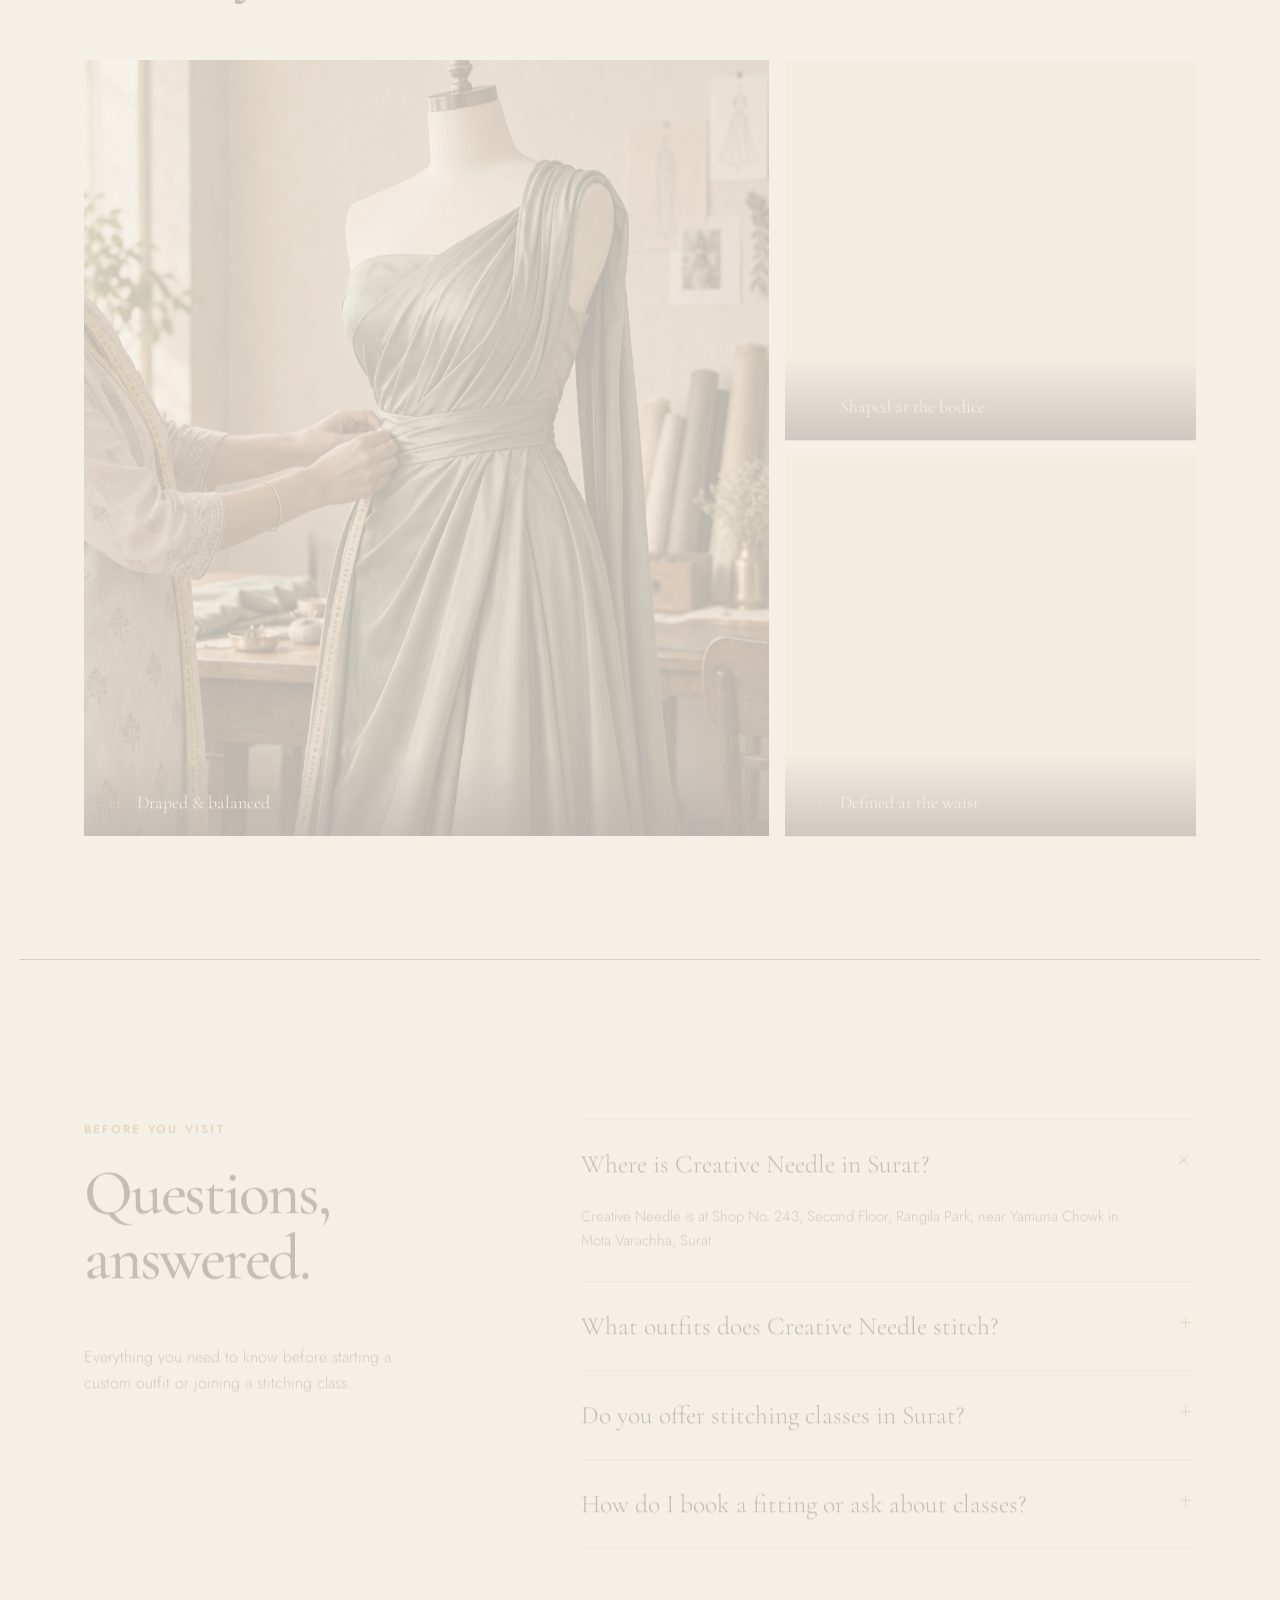
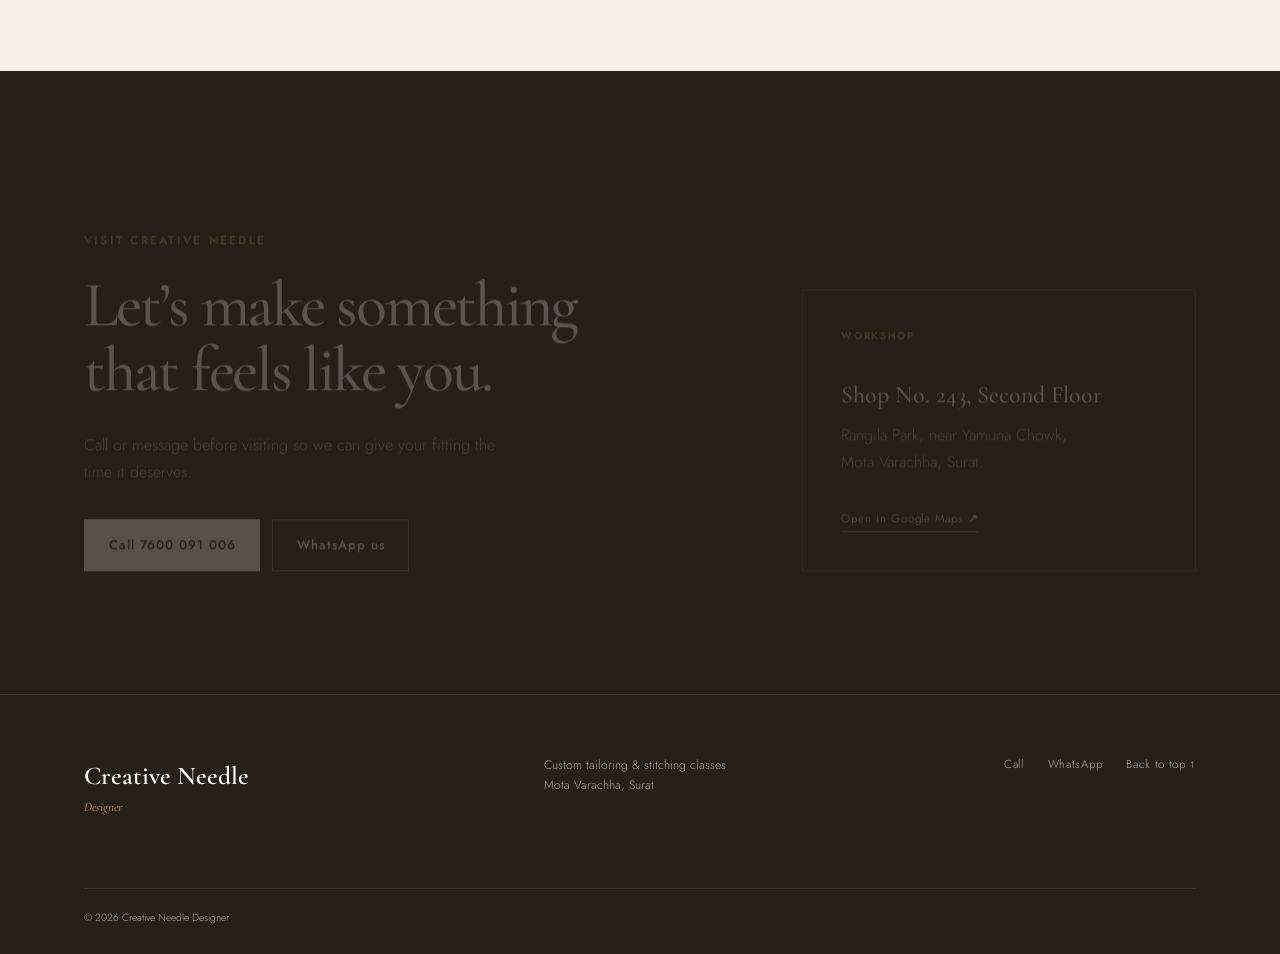
<file: collection.html>
<!DOCTYPE html>
<html lang="en">
<head>
  <meta charset="UTF-8">
  <meta name="viewport" content="width=device-width, initial-scale=1.0">
  <title>Services | Creative Needle Designer</title>
  <meta name="robots" content="noindex">
  <meta http-equiv="refresh" content="0; url=./#services">
  <link rel="canonical" href="https://creativeneedle.in/#services">
</head>
<body>
  <p>Continue to <a href="./#services">Creative Needle services</a>.</p>
</body>
</html>
</file>
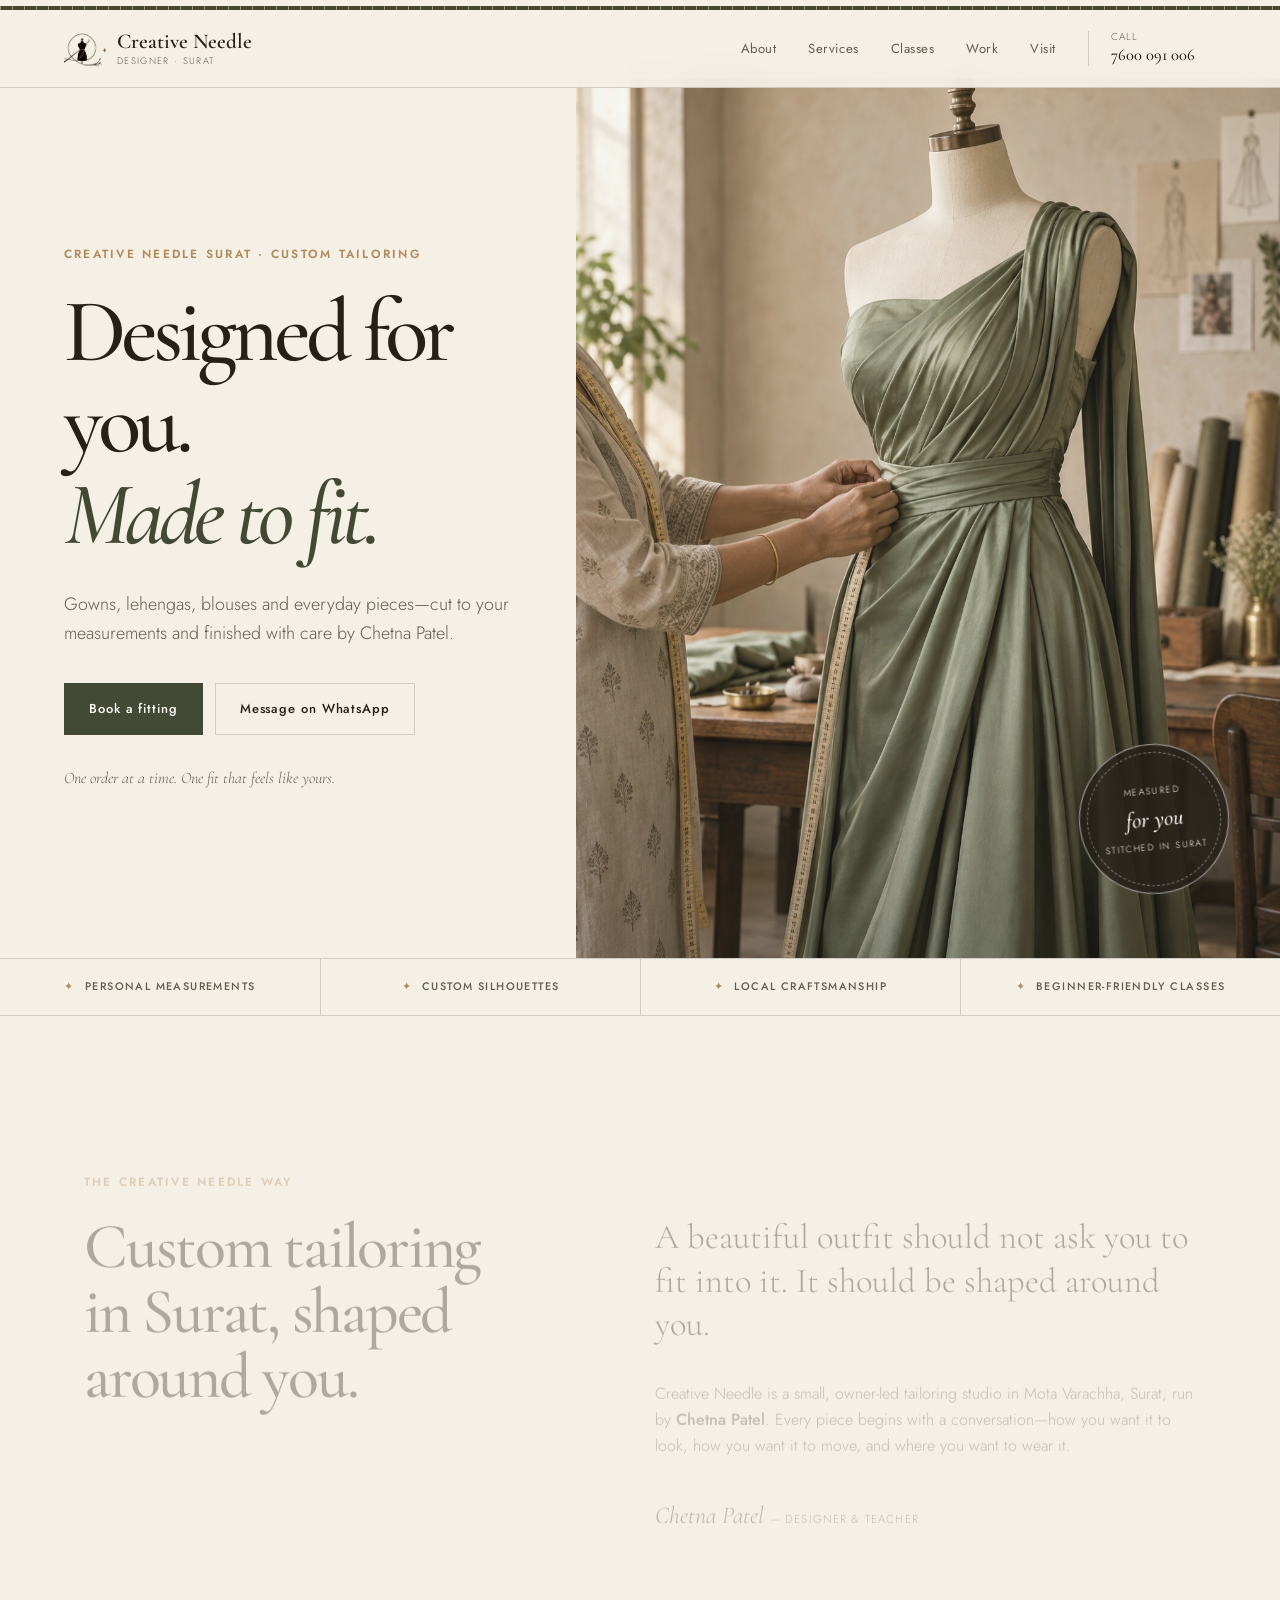
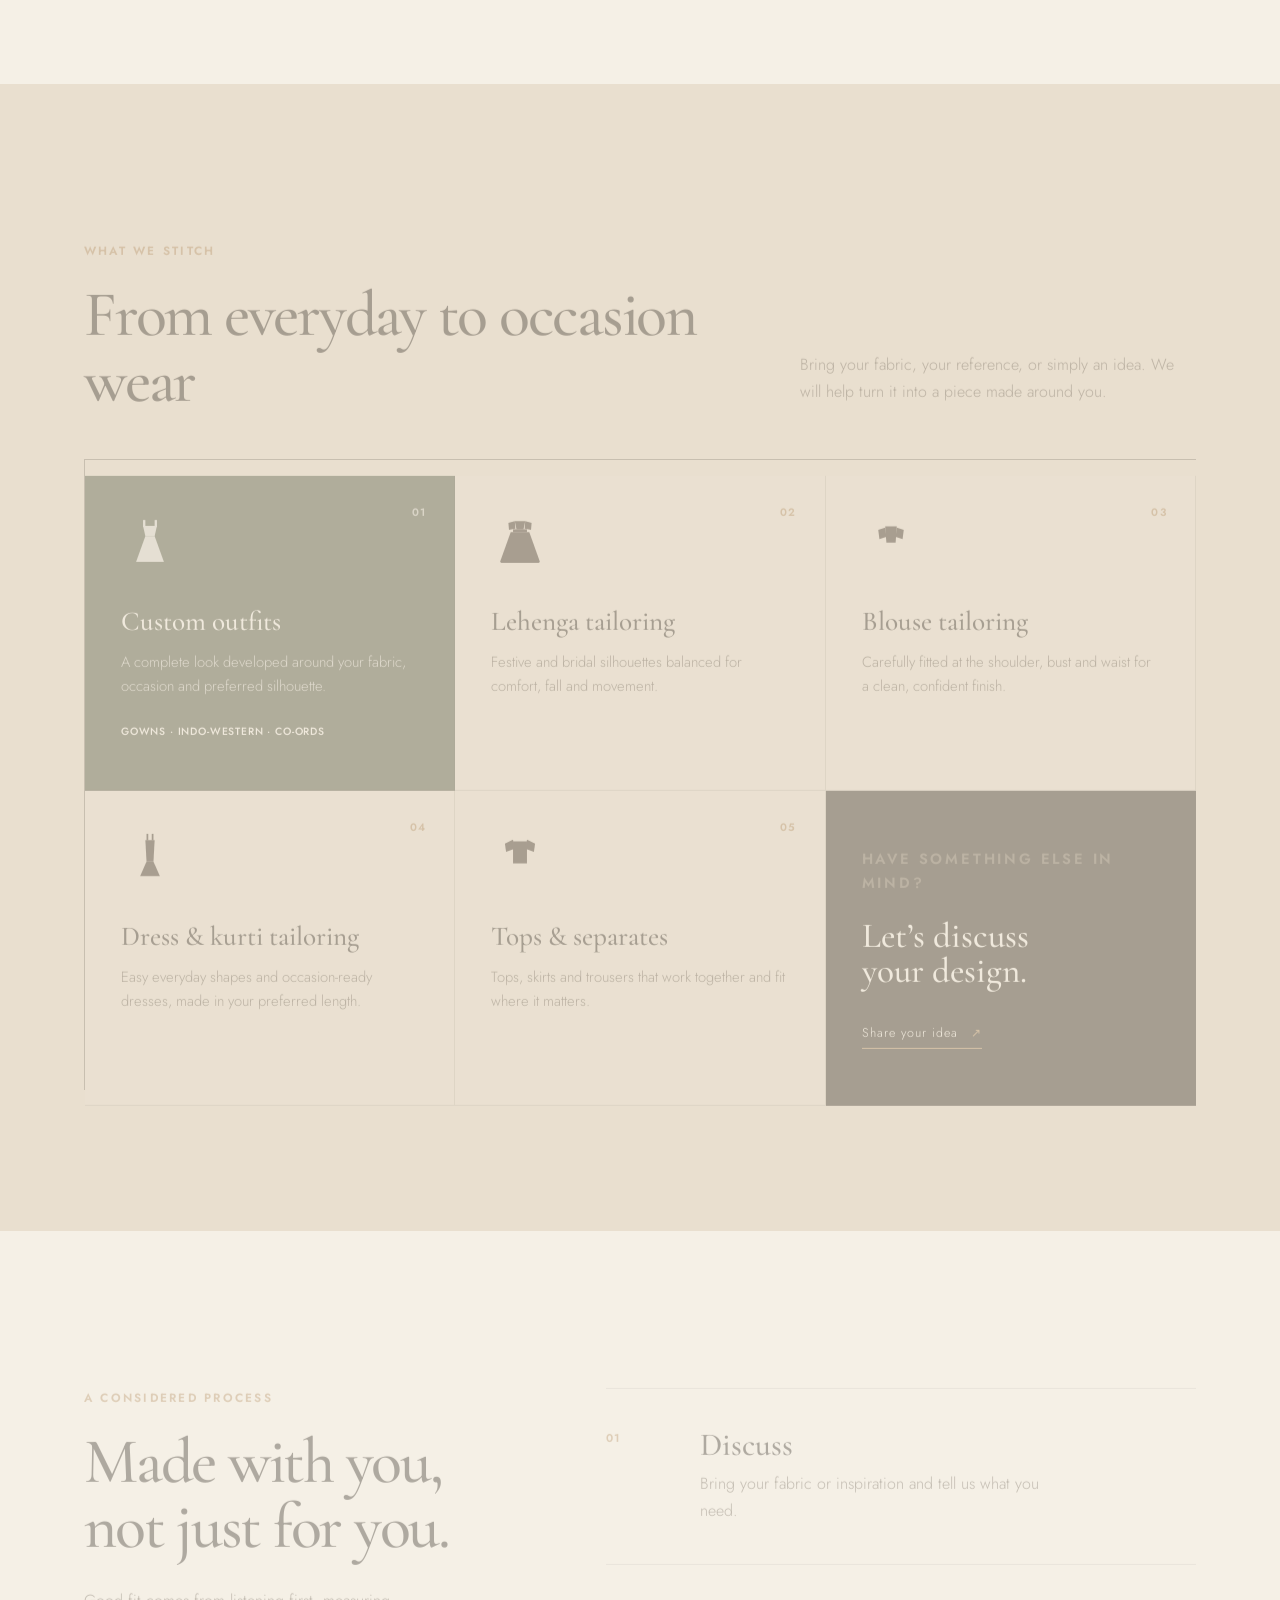
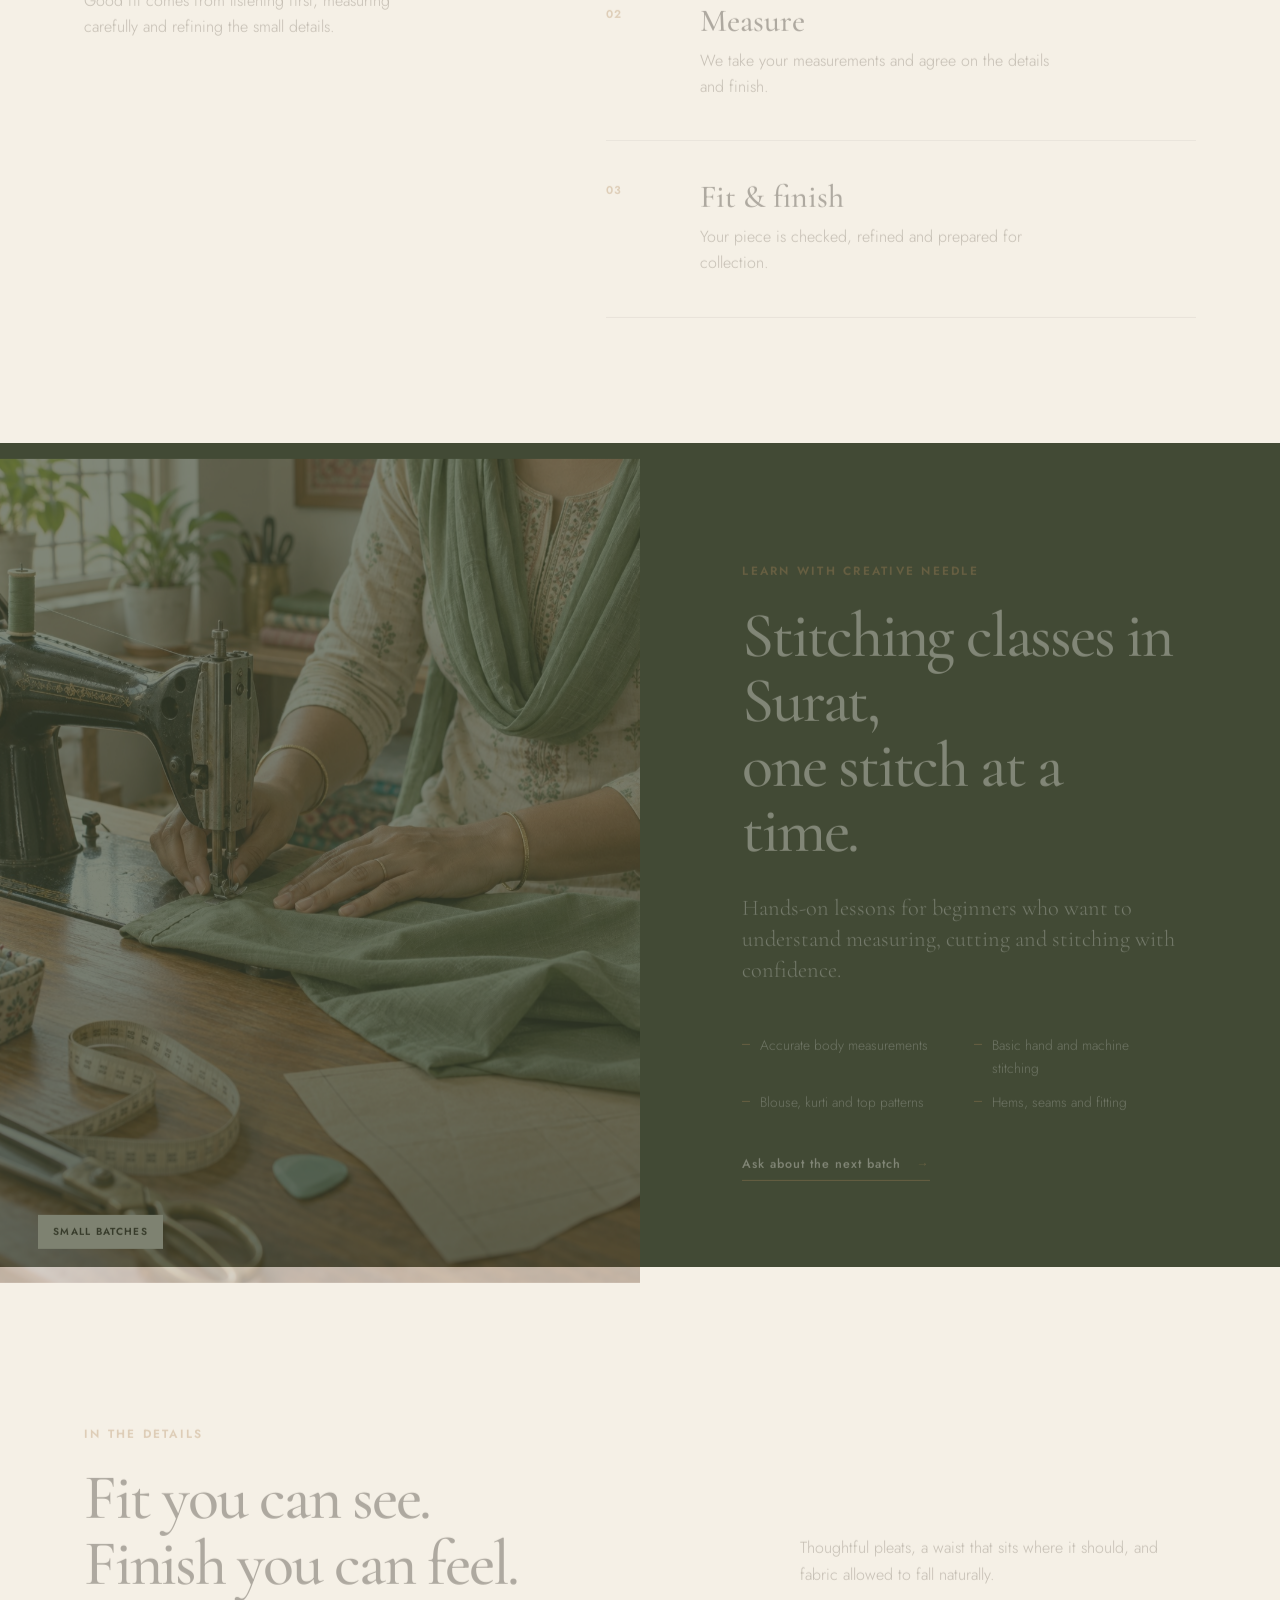
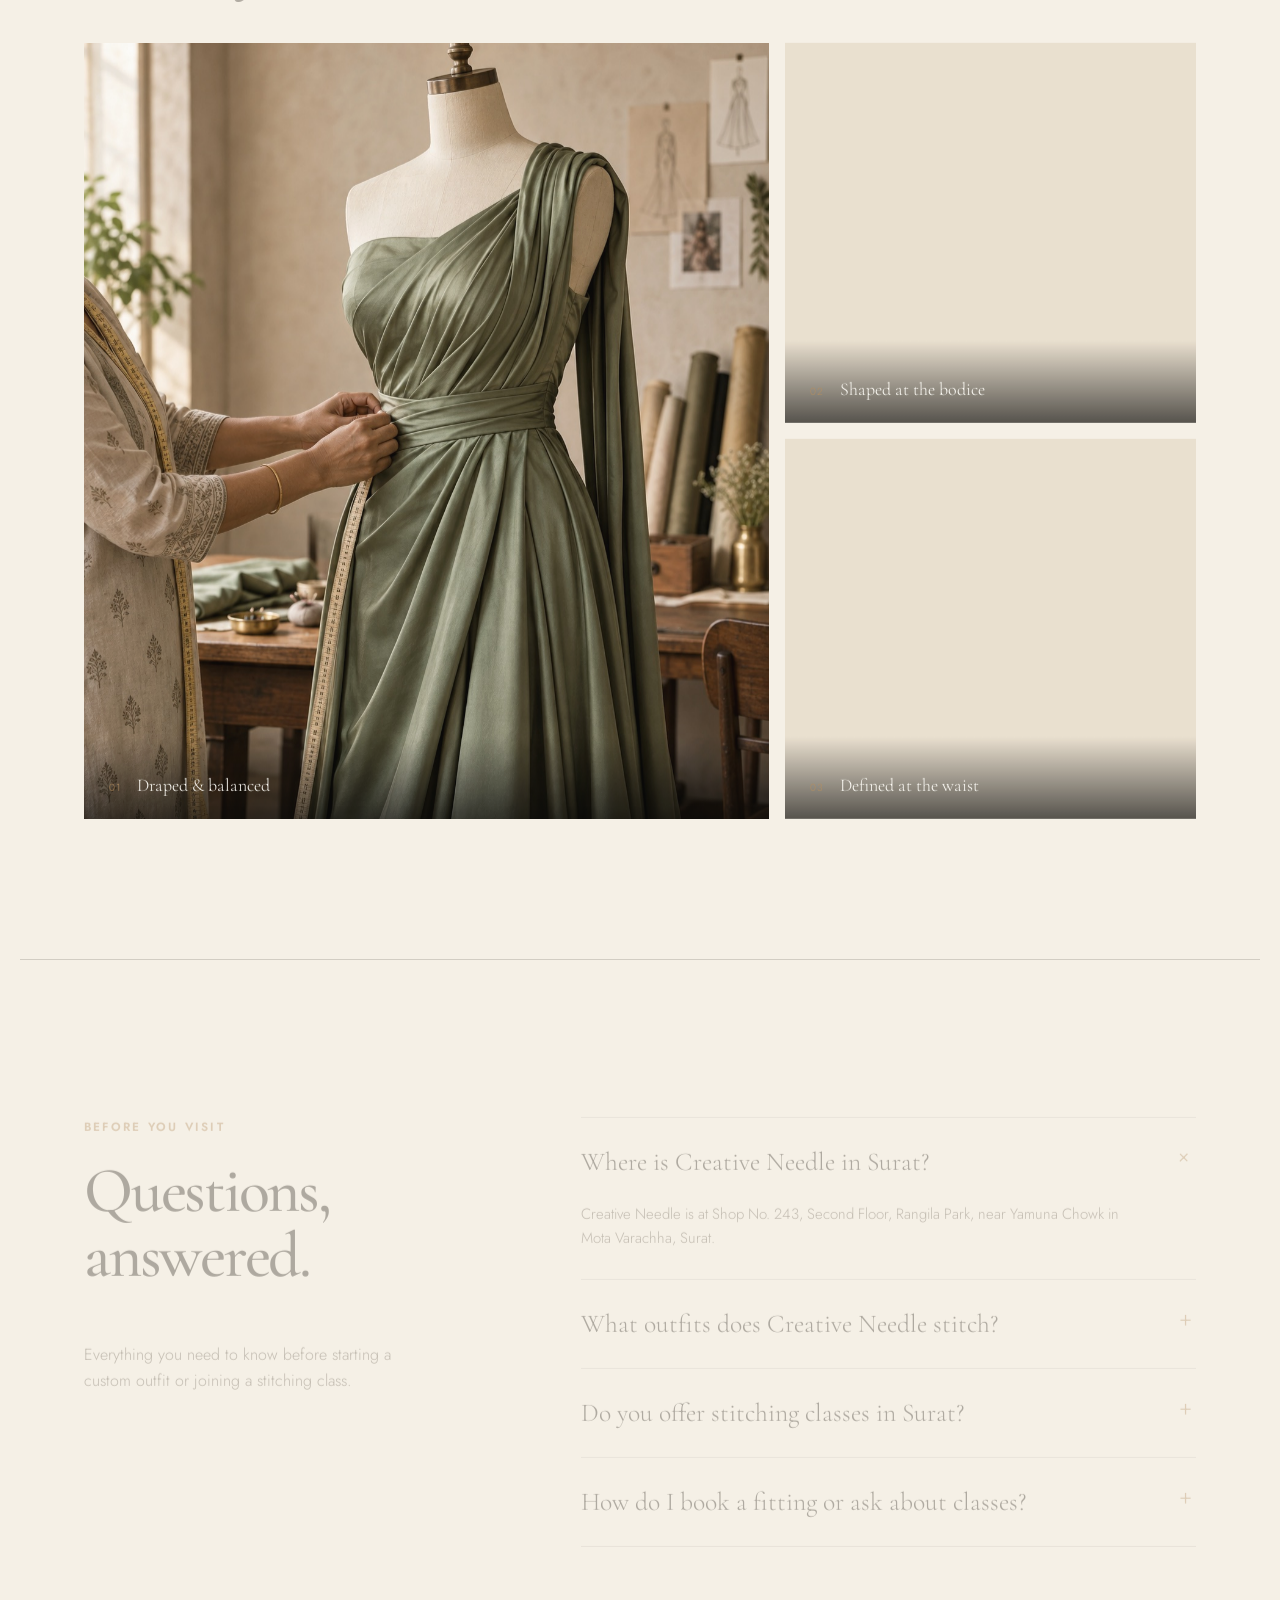
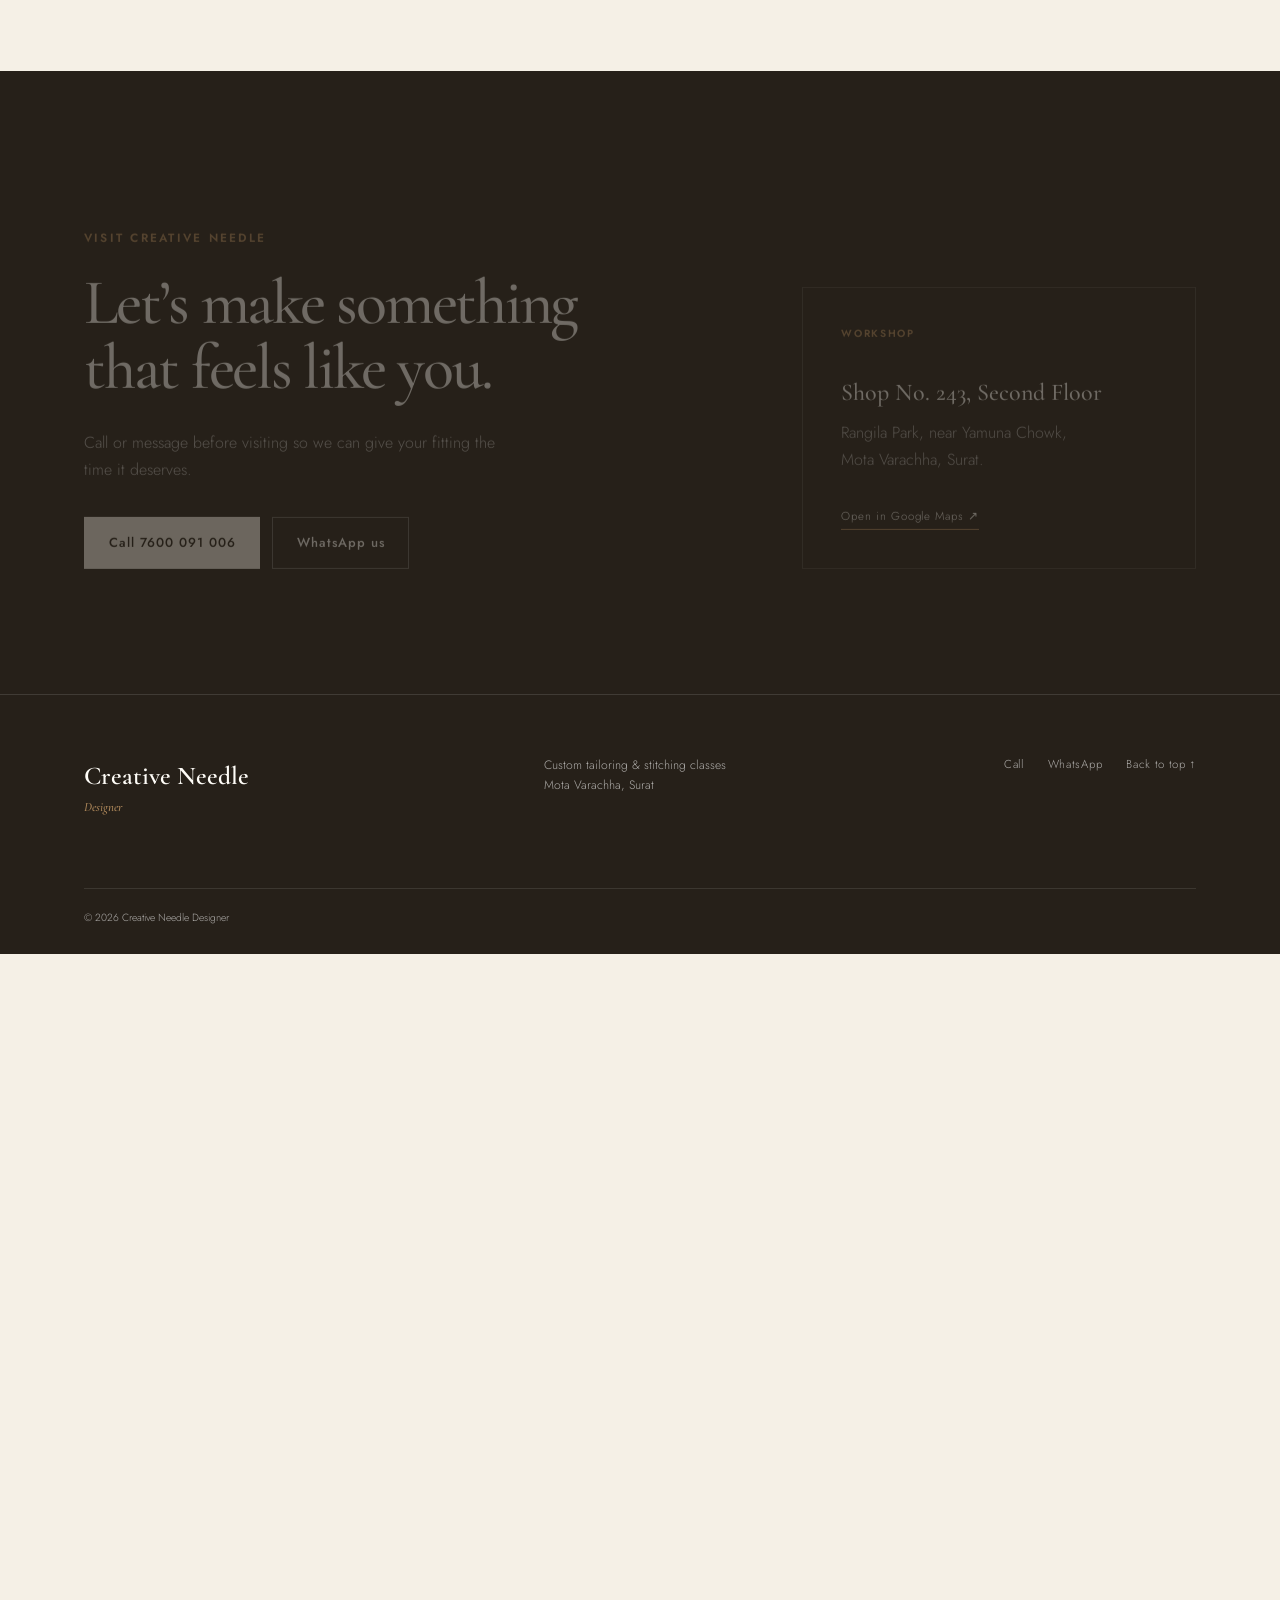
<file: contact.html>
<!DOCTYPE html>
<html lang="en">
<head>
  <meta charset="UTF-8">
  <meta name="viewport" content="width=device-width, initial-scale=1.0">
  <title>Contact | Creative Needle Designer</title>
  <meta name="robots" content="noindex">
  <meta http-equiv="refresh" content="0; url=./#contact">
  <link rel="canonical" href="https://creativeneedle.in/#contact">
</head>
<body>
  <p>Continue to <a href="./#contact">visit Creative Needle Designer</a>.</p>
</body>
</html>
</file>
<file: style.css>
:root {
  --paper: #f5f0e6;
  --paper-deep: #e9dfcf;
  --white: #fffdf8;
  --ink: #262019;
  --ink-soft: #665c50;
  --sage: #7d8367;
  --sage-dark: #424a35;
  --sage-light: #d9dccd;
  --brass: #b18a5c;
  --line: rgba(38, 32, 25, 0.17);
  --display: "Cormorant Garamond", Georgia, serif;
  --body: "Jost", "Segoe UI", sans-serif;
  --max: 1240px;
  --gutter: clamp(20px, 5vw, 72px);
}

*, *::before, *::after { box-sizing: border-box; }
html { scroll-behavior: smooth; scroll-padding-top: 86px; }
body { margin: 0; background: var(--paper); color: var(--ink); font-family: var(--body); font-weight: 300; line-height: 1.65; -webkit-font-smoothing: antialiased; overflow-x: hidden; }
body.nav-open { overflow: hidden; }
img { display: block; max-width: 100%; }
a { color: inherit; text-decoration: none; }
button, input, textarea { font: inherit; }
h1, h2, h3, p { margin-top: 0; }
h1, h2, h3 { font-family: var(--display); font-weight: 500; line-height: 1.02; }
h2 { font-size: clamp(2.5rem, 5vw, 4.6rem); letter-spacing: -0.035em; }
h3 { font-size: 1.7rem; }
strong { font-weight: 500; }
:focus-visible { outline: 2px solid var(--brass); outline-offset: 4px; }

.skip-link { position: fixed; z-index: 100; top: -90px; left: 12px; padding: 10px 16px; background: var(--ink); color: var(--white); transition: top 160ms ease; }
.skip-link:focus { top: 12px; }
.tape-rule { position: fixed; z-index: 80; inset: 0 0 auto; height: 4px; background: repeating-linear-gradient(90deg, var(--brass) 0 1px, transparent 1px 12px), var(--sage-dark); }
.section { max-width: var(--max); margin: 0 auto; padding: clamp(92px, 11vw, 150px) var(--gutter); }
.eyebrow { margin-bottom: 22px; color: var(--brass); font-size: 0.74rem; font-weight: 600; letter-spacing: 0.19em; text-transform: uppercase; }

/* Header */
.site-header { position: sticky; z-index: 70; top: 4px; display: flex; align-items: center; gap: 32px; min-height: 78px; padding: 10px var(--gutter); background: rgba(245, 240, 230, 0.91); border-bottom: 1px solid var(--line); backdrop-filter: blur(16px); }
.brand { display: flex; align-items: center; gap: 11px; margin-right: auto; }
.brand-mark { width: 42px; height: 40px; object-fit: contain; }
.brand-copy { display: flex; flex-direction: column; line-height: 1; }
.brand-name { font-family: var(--display); font-size: 1.32rem; font-weight: 600; }
.brand-note { margin-top: 5px; color: var(--ink-soft); font-size: 0.59rem; letter-spacing: 0.14em; text-transform: uppercase; }
.site-nav { display: flex; align-items: center; gap: clamp(20px, 2.5vw, 38px); }
.site-nav a { position: relative; padding: 7px 0; color: var(--ink-soft); font-size: 0.82rem; font-weight: 400; letter-spacing: 0.04em; }
.site-nav a::after { content: ""; position: absolute; right: 0; bottom: 0; left: 0; height: 1px; background: var(--brass); transform: scaleX(0); transform-origin: right; transition: transform 220ms ease; }
.site-nav a:hover::after, .site-nav a:focus-visible::after, .site-nav a.is-active::after { transform: scaleX(1); transform-origin: left; }
.header-cta { display: grid; min-width: 128px; padding-left: 22px; border-left: 1px solid var(--line); line-height: 1.2; }
.header-cta span { color: var(--ink-soft); font-size: 0.63rem; letter-spacing: 0.12em; text-transform: uppercase; }
.header-cta strong { margin-top: 3px; font-family: var(--display); font-size: 1.03rem; }
.nav-toggle { display: none; align-items: center; gap: 10px; min-height: 44px; padding: 8px 0 8px 8px; color: var(--ink); background: transparent; border: 0; cursor: pointer; }
.nav-toggle-label { font-size: .61rem; font-weight: 500; letter-spacing: .13em; text-transform: uppercase; }
.nav-toggle-lines { display: block; width: 27px; }
.nav-toggle-lines i { display: block; height: 1px; margin: 6px 0; background: currentColor; transition: transform 180ms ease, opacity 180ms ease; }
.mobile-nav-footer { display: none; }

/* Hero */
.hero { display: grid; grid-template-columns: minmax(0, 0.9fr) minmax(420px, 1.1fr); min-height: calc(100svh - 82px); max-width: 1600px; margin: 0 auto; }
.hero-copy { display: flex; flex-direction: column; align-items: flex-start; justify-content: center; padding: clamp(70px, 8vw, 130px) var(--gutter); }
.hero h1 { max-width: 700px; margin-bottom: 30px; font-size: clamp(3.5rem, 7vw, 7rem); letter-spacing: -0.055em; }
.hero h1 em { color: var(--sage-dark); font-weight: 500; }
.hero-lede { max-width: 48ch; margin-bottom: 34px; color: var(--ink-soft); font-size: clamp(1rem, 1.4vw, 1.16rem); }
.hero-actions { display: flex; flex-wrap: wrap; gap: 12px; }
.btn { display: inline-flex; align-items: center; justify-content: center; min-height: 52px; padding: 13px 24px; border: 1px solid transparent; font-size: 0.81rem; font-weight: 500; letter-spacing: 0.07em; transition: background 180ms ease, color 180ms ease, border-color 180ms ease, transform 180ms ease; }
.btn:hover { transform: translateY(-2px); }
.btn-primary { background: var(--sage-dark); color: var(--white); }
.btn-primary:hover { background: var(--ink); }
.btn-secondary { border-color: var(--line); }
.btn-secondary:hover { border-color: var(--sage-dark); color: var(--sage-dark); }
.hero-note { margin: 30px 0 0; color: var(--ink-soft); font-family: var(--display); font-size: 1rem; font-style: italic; }
.hero-visual { position: relative; min-height: 680px; overflow: hidden; background: var(--sage-light); }
.hero-visual::after { content: ""; position: absolute; inset: 0; background: linear-gradient(180deg, transparent 60%, rgba(20, 18, 13, 0.2)); pointer-events: none; }
.hero-visual img { width: 100%; height: 100%; object-fit: cover; object-position: center; animation: hero-in 1s cubic-bezier(.2,.7,.2,1) both; }
.hero-seal { position: absolute; z-index: 2; right: clamp(20px, 4vw, 55px); bottom: clamp(24px, 5vw, 64px); display: flex; flex-direction: column; align-items: center; justify-content: center; width: 150px; aspect-ratio: 1; color: var(--white); background: rgba(38,32,25,.86); border: 1px solid rgba(255,255,255,.55); border-radius: 50%; text-align: center; transform: rotate(-5deg); }
.hero-seal::before { content: ""; position: absolute; inset: 7px; border: 1px dashed rgba(255,255,255,.4); border-radius: inherit; }
.hero-seal span { font-size: .57rem; letter-spacing: .16em; text-transform: uppercase; }
.hero-seal strong { margin: 2px 0; font-family: var(--display); font-size: 1.4rem; font-style: italic; }
@keyframes hero-in { from { opacity: .3; transform: scale(1.035); } to { opacity: 1; transform: scale(1); } }

.trust-strip { display: grid; grid-template-columns: repeat(4, 1fr); max-width: 1600px; margin: 0 auto; padding: 0; border-top: 1px solid var(--line); border-bottom: 1px solid var(--line); list-style: none; }
.trust-strip li { position: relative; padding: 19px 18px; color: var(--ink-soft); font-size: .68rem; font-weight: 500; letter-spacing: .13em; text-align: center; text-transform: uppercase; }
.trust-strip li + li { border-left: 1px solid var(--line); }
.trust-strip li::before { content: "✦"; margin-right: 10px; color: var(--brass); }

/* Story */
.story { display: grid; grid-template-columns: .9fr 1.1fr; gap: clamp(50px, 10vw, 150px); align-items: start; }
.story h2 { margin: 0; }
.story-copy { max-width: 600px; padding-top: 44px; }
.story-copy p { color: var(--ink-soft); }
.story-lede { color: var(--ink) !important; font-family: var(--display); font-size: clamp(1.7rem, 2.7vw, 2.3rem); line-height: 1.25; }
.signature { margin-top: 36px; color: var(--sage-dark) !important; font-family: var(--display); font-size: 1.5rem; font-style: italic; }
.signature span { color: var(--ink-soft); font-family: var(--body); font-size: .72rem; font-style: normal; letter-spacing: .1em; text-transform: uppercase; }

/* Services */
.services { max-width: none; padding-right: max(var(--gutter), calc((100vw - var(--max)) / 2 + var(--gutter))); padding-left: max(var(--gutter), calc((100vw - var(--max)) / 2 + var(--gutter))); background: var(--paper-deep); }
.section-heading { display: grid; grid-template-columns: 1.25fr .75fr; gap: 40px; align-items: end; max-width: calc(var(--max) - (2 * var(--gutter))); margin: 0 auto 62px; }
.section-heading h2 { margin: 0; }
.section-heading > p { max-width: 44ch; margin: 0 0 8px auto; color: var(--ink-soft); }
.service-grid { display: grid; grid-template-columns: repeat(3, minmax(0, 1fr)); max-width: calc(var(--max) - (2 * var(--gutter))); margin: 0 auto; border-top: 1px solid var(--line); border-left: 1px solid var(--line); }
.service-card { position: relative; min-height: 315px; padding: 36px; overflow: hidden; background: rgba(255,255,255,.16); border-right: 1px solid var(--line); border-bottom: 1px solid var(--line); transition: background 200ms ease; }
.service-card::after { content: ""; position: absolute; right: 0; bottom: 0; left: 0; height: 2px; background: var(--brass); transform: scaleX(0); transform-origin: right; transition: transform 300ms ease; }
.service-card:hover { background: rgba(255,255,255,.42); }
.service-card:hover::after { transform: scaleX(1); transform-origin: left; }
.service-card-featured, .service-card-featured:hover { background: var(--sage-dark); }
.service-card-featured h3, .service-card-featured .service-tags { color: var(--white); }
.service-card-featured .service-number { color: rgba(255,255,255,.65); }
.service-card-featured .service-icon { filter: brightness(0) invert(1); opacity: .82; }
.service-number { position: absolute; top: 28px; right: 28px; color: var(--brass); font-size: .67rem; font-weight: 600; letter-spacing: .12em; }
.service-icon { width: 58px; height: 58px; margin-bottom: 38px; border-radius: 50%; transition: transform 300ms ease; }
.service-card:hover .service-icon { transform: translateY(-4px); }
.service-card h3 { margin-bottom: 14px; }
.service-card p { max-width: 34ch; color: var(--ink-soft); font-size: .92rem; }
.service-card.service-card-featured p { color: rgba(255,255,255,.72); }
.service-tags { display: block; margin-top: 25px; color: var(--sage-dark); font-size: .65rem; font-weight: 500; letter-spacing: .08em; text-transform: uppercase; }
.service-card-cta { display: flex; flex-direction: column; justify-content: center; background: var(--ink); color: var(--white); }
.service-card-cta h3 { max-width: 10ch; color: var(--white); font-size: 2.2rem; }
.service-card-cta a { align-self: flex-start; margin-top: 20px; padding-bottom: 4px; border-bottom: 1px solid var(--brass); font-size: .78rem; letter-spacing: .08em; }
.service-card-cta a span { margin-left: 8px; color: var(--brass); }

/* Process */
.process { display: grid; grid-template-columns: .8fr 1.2fr; gap: clamp(60px, 10vw, 140px); }
.process-intro { position: sticky; top: 130px; align-self: start; }
.process-intro h2 { margin-bottom: 28px; }
.process-intro > p:last-child { max-width: 39ch; color: var(--ink-soft); }
.process-list { margin: 0; padding: 0; list-style: none; }
.process-list li { display: grid; grid-template-columns: 70px 1fr; gap: 24px; padding: 40px 0; border-top: 1px solid var(--line); }
.process-list li:last-child { border-bottom: 1px solid var(--line); }
.process-list > li > span { color: var(--brass); font-size: .7rem; font-weight: 600; letter-spacing: .15em; }
.process-list h3 { margin-bottom: 10px; font-size: 2rem; }
.process-list p { max-width: 40ch; margin: 0; color: var(--ink-soft); }

/* Classes */
.classes { display: grid; grid-template-columns: 1fr 1fr; max-width: 1600px; min-height: 720px; margin: 0 auto; background: var(--sage-dark); color: var(--white); }
.classes-image { position: relative; overflow: hidden; }
.classes-image::after { content: ""; position: absolute; inset: 0; background: linear-gradient(180deg, transparent 55%, rgba(0,0,0,.36)); }
.classes-image img { width: 100%; height: 100%; object-fit: cover; object-position: center; image-rendering: auto; transform: scale(1.02); }
.classes-image span { position: absolute; z-index: 1; bottom: 34px; left: 38px; padding: 9px 15px; color: var(--ink); background: var(--paper); font-size: .63rem; font-weight: 600; letter-spacing: .13em; text-transform: uppercase; }
.classes-copy { display: flex; flex-direction: column; align-items: flex-start; justify-content: center; padding: clamp(60px, 8vw, 120px); }
.classes h2 { margin-bottom: 28px; color: var(--white); }
.classes-lede { max-width: 48ch; color: rgba(255,255,255,.77); font-family: var(--display); font-size: 1.4rem; line-height: 1.4; }
.classes ul { display: grid; grid-template-columns: 1fr 1fr; gap: 12px 28px; margin: 26px 0 40px; padding: 0; list-style: none; }
.classes li { position: relative; padding-left: 18px; color: rgba(255,255,255,.72); font-size: .86rem; }
.classes li::before { content: ""; position: absolute; top: .7em; left: 0; width: 8px; height: 1px; background: var(--brass); }
.text-link { padding-bottom: 5px; border-bottom: 1px solid var(--brass); color: var(--white); font-size: .78rem; font-weight: 500; letter-spacing: .08em; }
.text-link span { margin-left: 10px; color: var(--brass); transition: margin 180ms ease; }
.text-link:hover span { margin-left: 15px; }

/* Work */
.work { max-width: var(--max); }
.work-grid { display: grid; grid-template-columns: 1.25fr .75fr; grid-template-rows: repeat(2, minmax(250px, 380px)); gap: 16px; }
.work-grid figure { position: relative; min-height: 0; margin: 0; overflow: hidden; background: var(--paper-deep); }
.work-main { grid-row: 1 / 3; }
.work-grid img { width: 100%; height: 100%; object-fit: cover; transition: transform 700ms cubic-bezier(.2,.6,.2,1); }
.work-main img { object-position: center 28%; }
.work-grid figure:nth-child(3) img { object-position: center 58%; }
.work-grid figure:hover img { transform: scale(1.025); }
.work-grid figcaption { position: absolute; right: 0; bottom: 0; left: 0; padding: 34px 25px 18px; color: var(--white); background: linear-gradient(transparent, rgba(0,0,0,.65)); font-family: var(--display); font-size: 1.12rem; }
.work-grid figcaption span { margin-right: 12px; color: var(--brass); font-family: var(--body); font-size: .64rem; letter-spacing: .12em; }

/* Frequently asked questions */
.faq { display: grid; grid-template-columns: .75fr 1.25fr; gap: clamp(55px, 10vw, 140px); border-top: 1px solid var(--line); }
.faq-intro > p:last-child { max-width: 38ch; color: var(--ink-soft); }
.faq-list { border-bottom: 1px solid var(--line); }
.faq-list details { border-top: 1px solid var(--line); }
.faq-list summary { position: relative; padding: 28px 48px 28px 0; cursor: pointer; font-family: var(--display); font-size: clamp(1.3rem, 2vw, 1.7rem); line-height: 1.25; list-style: none; transition: color 180ms ease; }
.faq-list summary::-webkit-details-marker { display: none; }
.faq-list summary::after { content: "+"; position: absolute; top: 24px; right: 4px; color: var(--brass); font-family: var(--body); font-size: 1.4rem; font-weight: 300; transition: transform 220ms ease; }
.faq-list summary:hover { color: var(--sage-dark); }
.faq-list details[open] summary::after { transform: rotate(45deg); }
.faq-list details p { max-width: 66ch; margin: -4px 52px 28px 0; color: var(--ink-soft); font-size: .93rem; }
.faq-list details p a { border-bottom: 1px solid var(--brass); color: var(--ink); }

/* Contact and footer */
.contact { display: grid; grid-template-columns: 1.2fr .8fr; gap: clamp(60px, 10vw, 150px); padding: clamp(90px, 11vw, 150px) max(var(--gutter), calc((100vw - var(--max)) / 2 + var(--gutter))); color: var(--white); background: var(--ink); }
.contact h2 { margin-bottom: 30px; color: var(--white); }
.contact-copy > p:not(.eyebrow) { max-width: 47ch; color: rgba(255,255,255,.66); }
.contact-actions { display: flex; flex-wrap: wrap; gap: 12px; margin-top: 34px; }
.btn-light { background: var(--paper); color: var(--ink); }
.btn-light:hover { background: var(--brass); }
.btn-ghost { border-color: rgba(255,255,255,.32); color: var(--white); }
.btn-ghost:hover { border-color: var(--white); }
.contact-card { align-self: end; padding: 38px; border: 1px solid rgba(255,255,255,.17); font-style: normal; }
.contact-label { display: block; margin-bottom: 30px; color: var(--brass); font-size: .64rem; font-weight: 600; letter-spacing: .16em; text-transform: uppercase; }
.contact-card strong { display: block; margin-bottom: 8px; font-family: var(--display); font-size: 1.5rem; }
.contact-card p { color: rgba(255,255,255,.62); }
.contact-card a { display: inline-block; margin-top: 18px; padding-bottom: 3px; border-bottom: 1px solid var(--brass); font-size: .72rem; letter-spacing: .08em; }
.site-footer { display: grid; grid-template-columns: 1fr 1fr auto; gap: 35px; align-items: start; padding: 60px max(var(--gutter), calc((100vw - var(--max)) / 2 + var(--gutter))) 28px; color: rgba(255,255,255,.62); background: var(--ink); border-top: 1px solid rgba(255,255,255,.12); }
.footer-brand { color: var(--white); font-family: var(--display); font-size: 1.6rem; font-weight: 600; }
.footer-brand span { display: block; color: var(--brass); font-size: .8rem; font-style: italic; font-weight: 500; }
.site-footer p { margin: 0; font-size: .76rem; line-height: 1.7; }
.footer-links { display: flex; gap: 24px; font-size: .72rem; letter-spacing: .06em; }
.footer-links a:hover { color: var(--white); }
.site-footer small { grid-column: 1 / -1; margin-top: 35px; padding-top: 20px; border-top: 1px solid rgba(255,255,255,.1); font-size: .65rem; }
.floating-whatsapp { position: fixed; z-index: 45; right: 20px; bottom: 20px; display: none; align-items: center; justify-content: center; width: 54px; height: 54px; background: #286b48; border: 1px solid rgba(255,255,255,.3); border-radius: 50%; box-shadow: 0 8px 30px rgba(0,0,0,.2); }
.floating-whatsapp svg { width: 24px; fill: var(--white); }

/* Progressive reveal */
.js [data-reveal] { opacity: 0; transform: translateY(24px); transition: opacity 650ms ease, transform 650ms ease; }
.js [data-reveal].is-visible { opacity: 1; transform: none; }

@media (max-width: 1050px) {
  .site-nav, .header-cta { display: none; }
  .nav-toggle { display: flex; }
  .site-header { min-height: 70px; }
  body.nav-open .site-header { color: var(--white); background: var(--sage-dark); border-color: rgba(255,255,255,.14); backdrop-filter: none; }
  body.nav-open .brand-mark { filter: brightness(0) invert(1); }
  body.nav-open .brand-note { color: rgba(255,255,255,.58); }
  body.nav-open .nav-toggle { color: var(--white); }
  body.nav-open .site-nav {
    position: fixed;
    z-index: 60;
    top: 74px;
    right: 0;
    left: 0;
    display: flex;
    flex-direction: column;
    align-items: stretch;
    gap: 0;
    width: 100%;
    height: calc(100dvh - 74px);
    padding: clamp(24px, 5vh, 48px) var(--gutter) 28px;
    overflow-y: auto;
    color: var(--white);
    background: var(--sage-dark);
    counter-reset: menu-item;
    animation: menu-drawer-in 240ms ease both;
  }
  body.nav-open .site-nav > a {
    display: grid;
    grid-template-columns: 42px 1fr;
    align-items: baseline;
    width: 100%;
    padding: clamp(10px, 2vh, 17px) 0;
    color: var(--white);
    border-bottom: 1px solid rgba(255,255,255,.16);
    font-family: var(--display);
    font-size: clamp(1.8rem, 6vw, 2.55rem);
    line-height: 1;
    counter-increment: menu-item;
    opacity: 0;
    animation: menu-link-in 330ms ease forwards;
  }
  body.nav-open .site-nav > a::before { content: "0" counter(menu-item); color: var(--brass); font-family: var(--body); font-size: .6rem; font-weight: 500; letter-spacing: .12em; }
  body.nav-open .site-nav > a::after { display: none; }
  body.nav-open .site-nav > a:nth-child(1) { animation-delay: 50ms; }
  body.nav-open .site-nav > a:nth-child(2) { animation-delay: 85ms; }
  body.nav-open .site-nav > a:nth-child(3) { animation-delay: 120ms; }
  body.nav-open .site-nav > a:nth-child(4) { animation-delay: 155ms; }
  body.nav-open .site-nav > a:nth-child(5) { animation-delay: 190ms; }
  body.nav-open .site-nav > a:hover, body.nav-open .site-nav > a:focus-visible { color: var(--brass); }
  body.nav-open .mobile-nav-footer { display: grid; grid-template-columns: 1fr auto auto; gap: 18px; align-items: end; margin-top: auto; padding-top: 24px; color: rgba(255,255,255,.62); }
  body.nav-open .mobile-nav-footer p { margin: 0; font-family: var(--display); font-size: 1.05rem; font-style: italic; }
  body.nav-open .mobile-nav-footer a { padding-bottom: 3px; border-bottom: 1px solid var(--brass); color: var(--white); font-size: .68rem; font-weight: 500; letter-spacing: .08em; }
  body.nav-open .mobile-nav-footer a span { color: var(--brass); }
  body.nav-open .nav-toggle-lines i:nth-child(1) { transform: translateY(7px) rotate(45deg); }
  body.nav-open .nav-toggle-lines i:nth-child(2) { opacity: 0; }
  body.nav-open .nav-toggle-lines i:nth-child(3) { transform: translateY(-7px) rotate(-45deg); }
  @keyframes menu-drawer-in { from { opacity: 0; } to { opacity: 1; } }
  @keyframes menu-link-in { from { opacity: 0; transform: translateY(10px); } to { opacity: 1; transform: none; } }
  .hero { grid-template-columns: .9fr 1.1fr; min-height: 760px; }
  .hero-copy { padding: 65px var(--gutter); }
  .hero h1 { font-size: clamp(3.6rem, 8vw, 5.5rem); }
  .hero-visual { min-height: 620px; }
  .service-grid { grid-template-columns: repeat(2, 1fr); }
  .classes-copy { padding: 70px 50px; }
  .classes ul { grid-template-columns: 1fr; }
}

@media (max-width: 760px) {
  .section { padding-top: 82px; padding-bottom: 82px; }
  .brand-note { display: none; }
  body.nav-open .mobile-nav-footer { grid-template-columns: 1fr 1fr; }
  body.nav-open .mobile-nav-footer p { grid-column: 1 / -1; }
  .hero { grid-template-columns: 1fr; min-height: 0; }
  .hero-copy { order: 2; padding-top: 54px; padding-bottom: 64px; }
  .hero-visual { min-height: min(115vw, 700px); }
  .hero h1 { font-size: clamp(3.4rem, 16vw, 5.3rem); }
  .hero-seal { right: 18px; bottom: 18px; width: 125px; }
  .trust-strip { grid-template-columns: 1fr 1fr; }
  .trust-strip li { padding: 16px 8px; font-size: .58rem; }
  .trust-strip li:nth-child(3) { border-left: 0; border-top: 1px solid var(--line); }
  .trust-strip li:nth-child(4) { border-top: 1px solid var(--line); }
  .story, .process, .section-heading, .faq, .contact { grid-template-columns: 1fr; }
  .story, .process { gap: 42px; }
  .story-copy { padding-top: 0; }
  .section-heading { gap: 20px; margin-bottom: 42px; }
  .section-heading > p { margin-left: 0; }
  .service-grid { grid-template-columns: 1fr; }
  .service-card { min-height: auto; padding: 30px; }
  .service-icon { margin-bottom: 25px; }
  .process-intro { position: static; }
  .classes { grid-template-columns: 1fr; min-height: 0; }
  .classes-image { min-height: 500px; }
  .classes-copy { padding: 70px var(--gutter); }
  .classes ul { grid-template-columns: 1fr; }
  .work-grid { grid-template-columns: 1fr 1fr; grid-template-rows: 520px 250px; }
  .work-main { grid-column: 1 / -1; grid-row: auto; }
  .contact { gap: 55px; }
  .site-footer { grid-template-columns: 1fr; }
  .site-footer small { grid-column: auto; margin-top: 0; }
  .floating-whatsapp { display: flex; }
}

@media (max-width: 460px) {
  h2 { font-size: 2.75rem; }
  .site-header { gap: 12px; }
  .brand-name { font-size: 1.2rem; white-space: nowrap; }
  .hero-actions, .contact-actions { width: 100%; }
  .hero-actions .btn, .contact-actions .btn { width: 100%; }
  .hero-visual { min-height: 128vw; }
  .hero-seal { width: 112px; }
  .service-card-cta h3 { font-size: 2rem; }
  .work-grid { grid-template-columns: 1fr; grid-template-rows: 480px 280px 240px; }
  .work-main { grid-column: auto; }
  .contact-card { padding: 28px; }
  .footer-links { flex-wrap: wrap; }
}

@media (prefers-reduced-motion: reduce) {
  html { scroll-behavior: auto; }
  *, *::before, *::after { animation: none !important; scroll-behavior: auto !important; transition: none !important; }
  .js [data-reveal] { opacity: 1; transform: none; }
}
</file>
